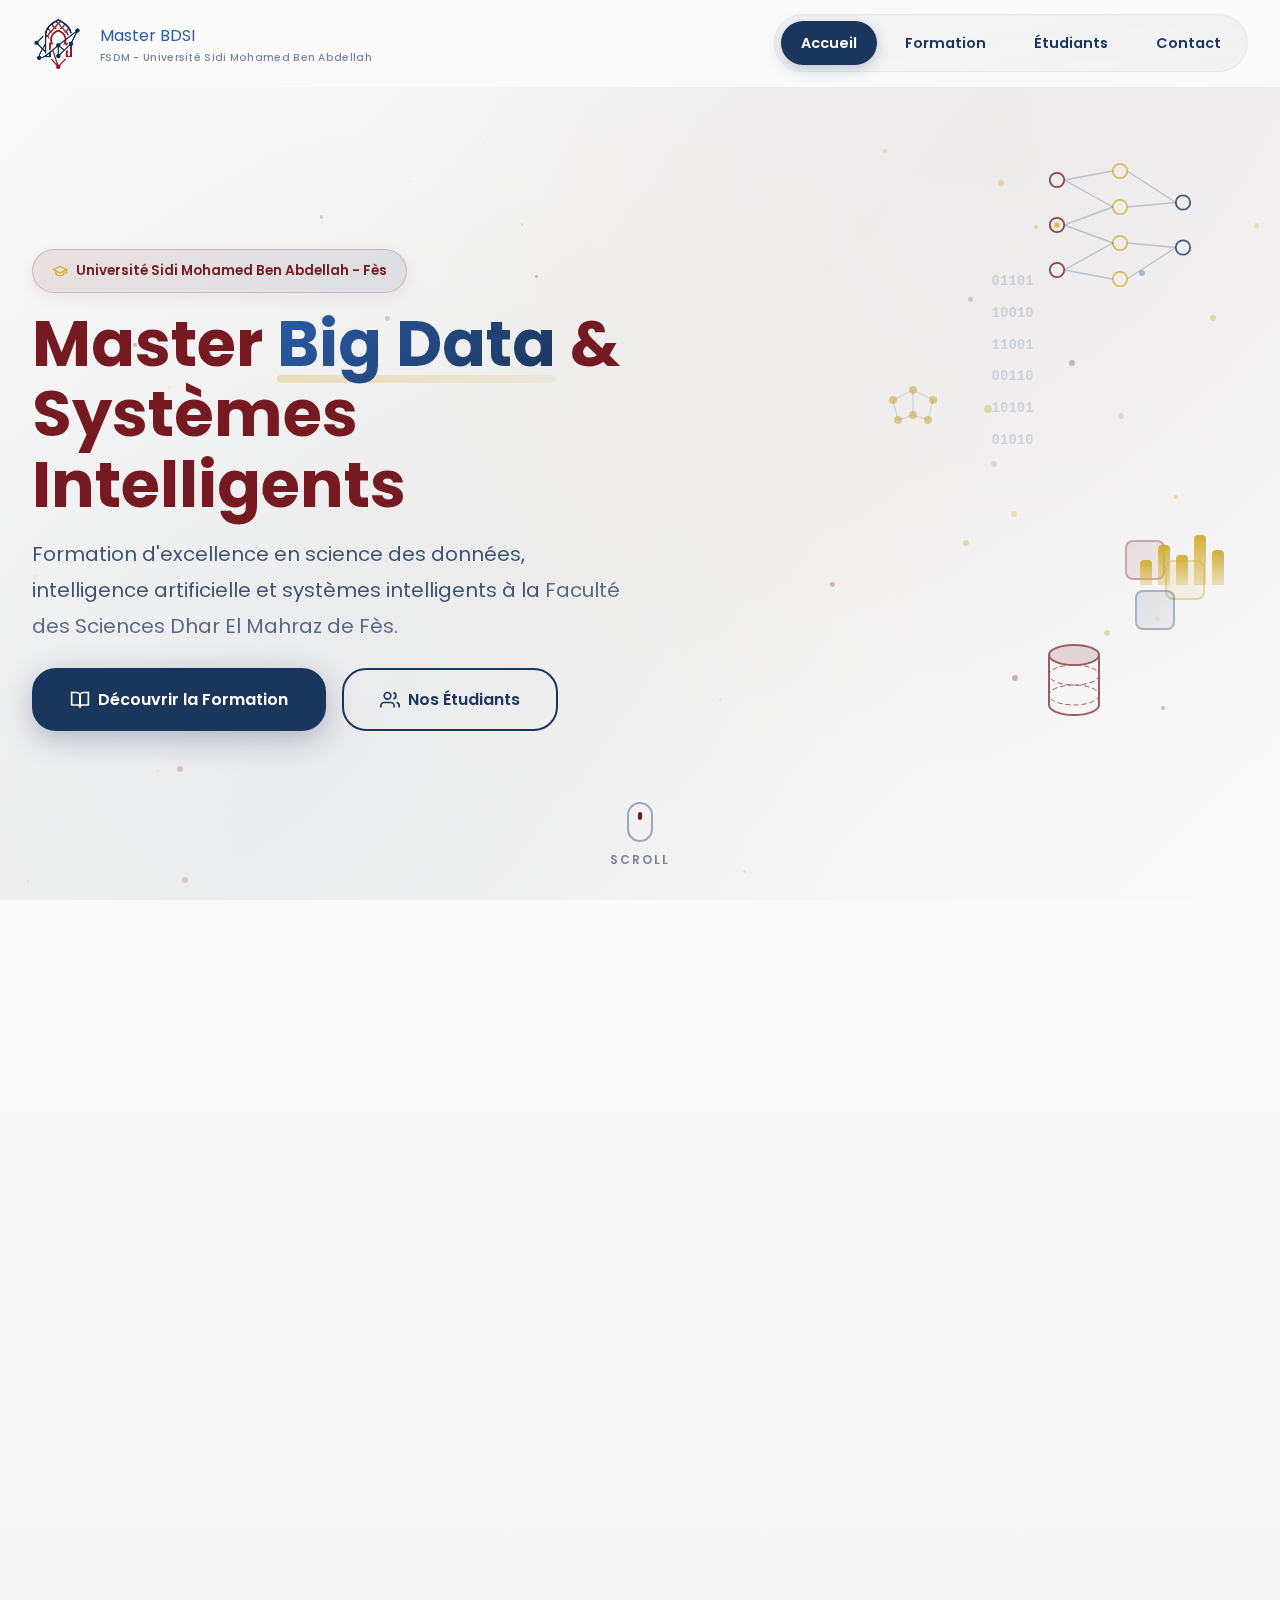
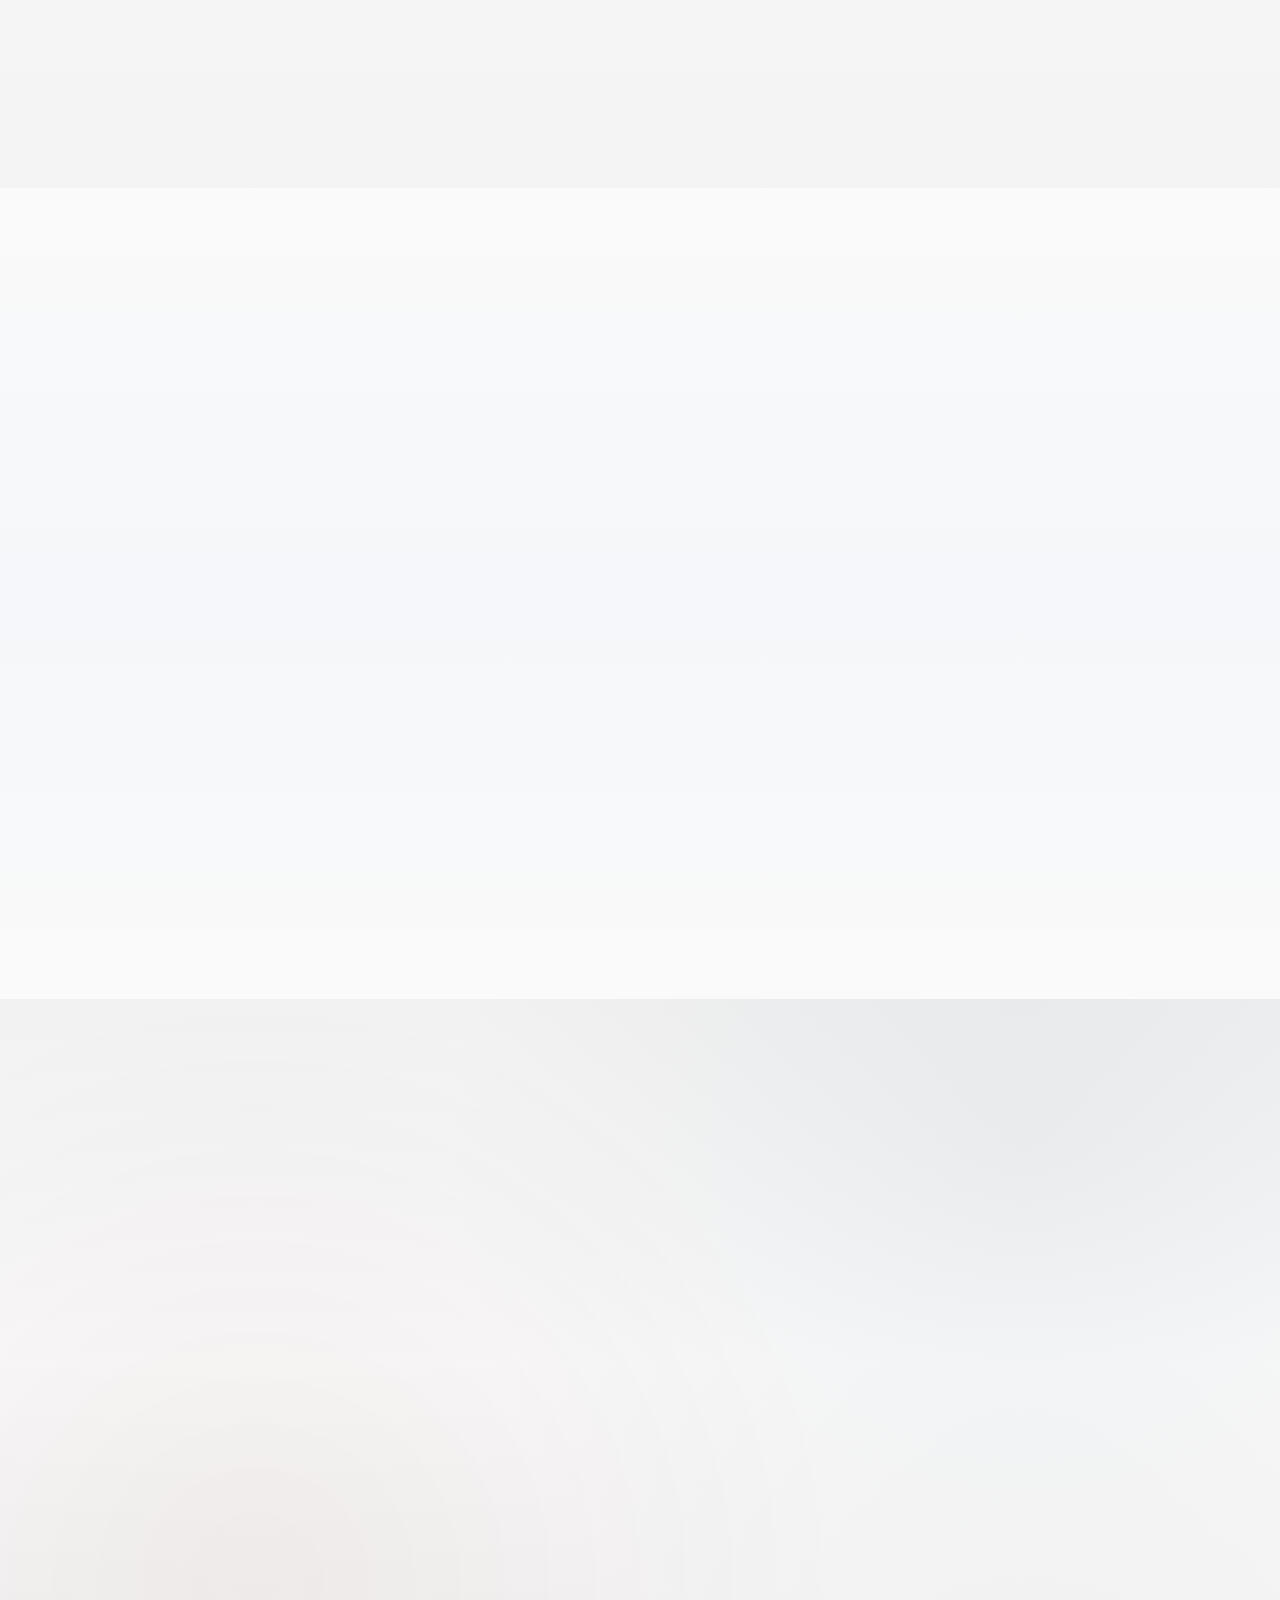
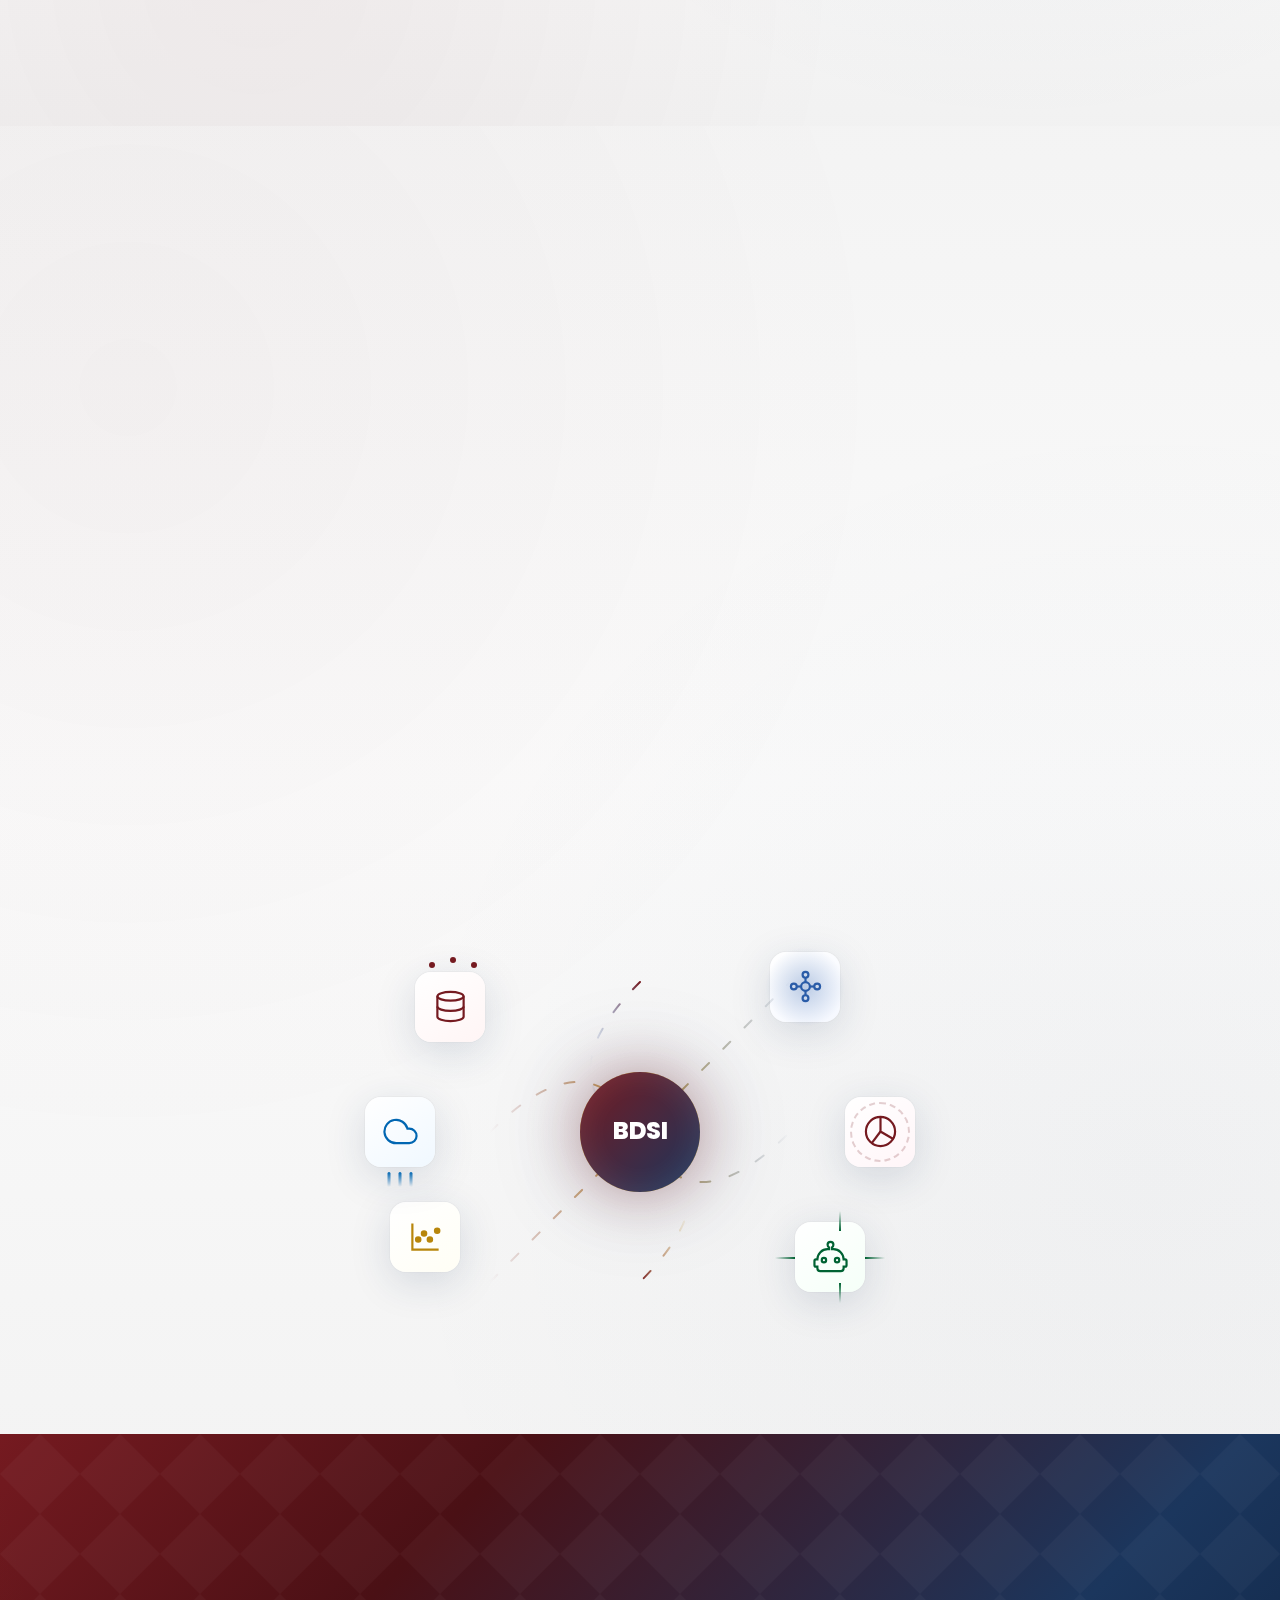
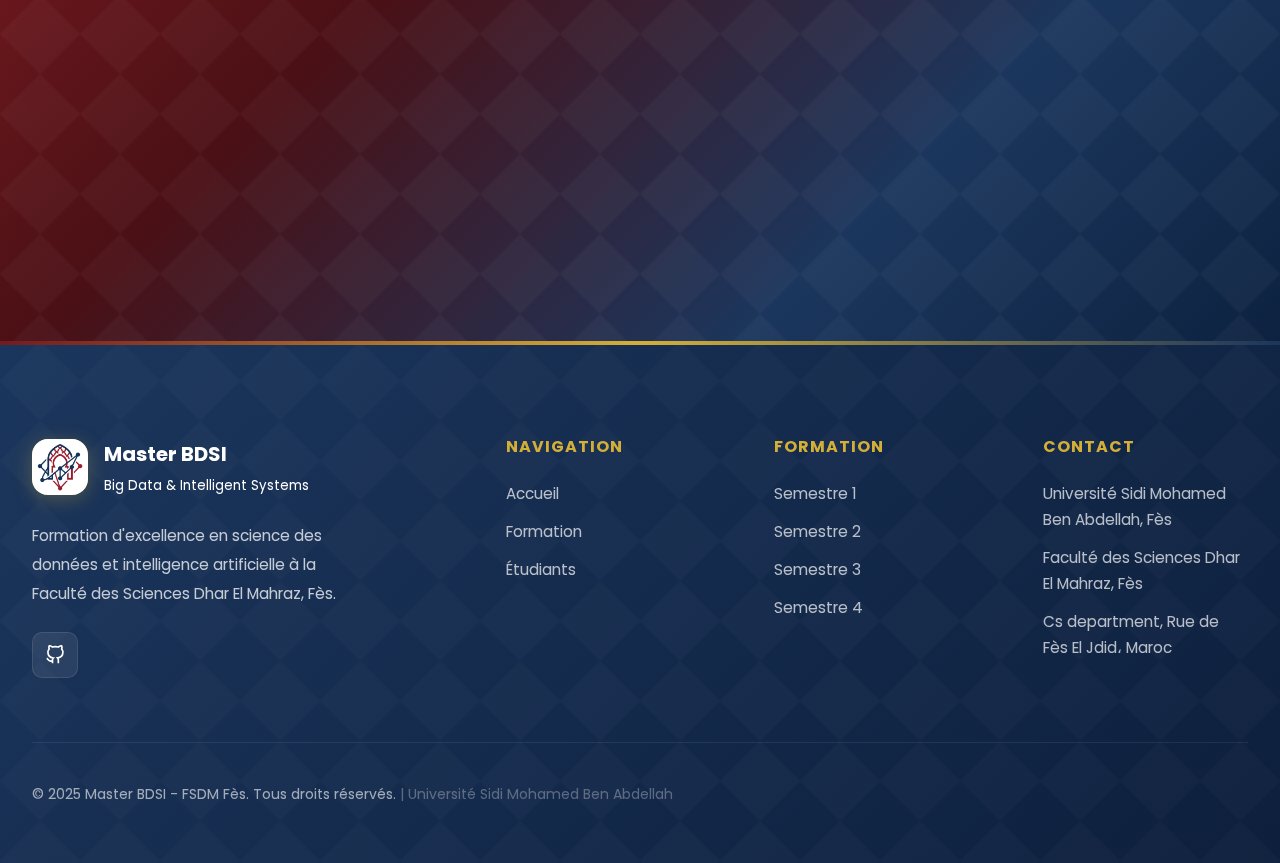
<file: index.html>
<!DOCTYPE html>
<html lang="en">
<head>
    <meta charset="UTF-8">
    <meta name="viewport" content="width=device-width, initial-scale=1.0">
    <meta name="description" content="Master Big Data and Intelligent Systems (BDSI) at Faculty of Science Dhar El Mahraz, Fes - FSDM. Excellence in Data Science and AI education.">
    <meta name="keywords" content="BDSI, Big Data, Intelligent Systems, Master, FSDM, Fes, Morocco, Data Science, AI">
    <title>Master BDSI - Big Data et Systèmes Intelligents | FSDM Fes</title>

    <!-- Favicon placeholder -->
    <link rel="icon" type="image/png" href="images/logo-transparent.png">

    <!-- Stylesheets -->
    <link rel="stylesheet" href="css/main.css">

    <!-- Google Fonts Preconnect -->
    <link rel="preconnect" href="https://fonts.googleapis.com">
    <link rel="preconnect" href="https://fonts.gstatic.com" crossorigin>
</head>
<body>
    <!-- Header -->
    <header class="header">
        <div class="container">
            <nav class="nav">
                <a href="index.html" class="nav__logo">
                    <div class="nav__logo-img">
                        <img src="images/logo-transparent.png">
                    </div>
                    <div class="nav__logo-text">
                        Master BDSI
                        <span>FSDM - Université Sidi Mohamed Ben Abdellah</span>
                    </div>
                </a>

                <div class="nav__menu">
                    <a href="index.html" class="nav__link active">Accueil</a>
                    <a href="formation.html" class="nav__link">Formation</a>
                    <a href="students.html" class="nav__link">Étudiants</a>
                    <a href="#contact" class="nav__link">Contact</a>
                </div>

                <div class="nav__toggle">
                    <span></span>
                    <span></span>
                    <span></span>
                </div>
            </nav>
        </div>
    </header>

    <!-- Hero Section -->
    <section class="hero moroccan-pattern">
        <div class="container">
            <div class="hero__content">
                <span class="hero__badge">
                    <svg width="16" height="16" viewBox="0 0 24 24" fill="none" stroke="currentColor" stroke-width="2">
                        <path d="M22 10v6M2 10l10-5 10 5-10 5z"></path>
                        <path d="M6 12v5c3 3 9 3 12 0v-5"></path>
                    </svg>
                    Université Sidi Mohamed Ben Abdellah - Fès
                </span>

                <h1 class="hero__title">
                    Master <span>Big Data</span> & Systèmes Intelligents
                </h1>

                <p class="hero__subtitle">
                    Formation d'excellence en science des données, intelligence artificielle et systèmes intelligents
                    à la <a class="hero__subtitle" href="https://www.fsdm.usmba.ac.ma" style="cursor: pointer !important;">Faculté des Sciences Dhar El Mahraz de Fès.</a>
                </p>

                <div class="hero__actions">
                    <a href="formation.html" class="btn btn--primary">
                        <svg width="20" height="20" viewBox="0 0 24 24" fill="none" stroke="currentColor" stroke-width="2">
                            <path d="M2 3h6a4 4 0 0 1 4 4v14a3 3 0 0 0-3-3H2z"></path>
                            <path d="M22 3h-6a4 4 0 0 0-4 4v14a3 3 0 0 1 3-3h7z"></path>
                        </svg>
                        Découvrir la Formation
                    </a>
                    <a href="students.html" class="btn btn--secondary">
                        <svg width="20" height="20" viewBox="0 0 24 24" fill="none" stroke="currentColor" stroke-width="2">
                            <path d="M17 21v-2a4 4 0 0 0-4-4H5a4 4 0 0 0-4 4v2"></path>
                            <circle cx="9" cy="7" r="4"></circle>
                            <path d="M23 21v-2a4 4 0 0 0-3-3.87"></path>
                            <path d="M16 3.13a4 4 0 0 1 0 7.75"></path>
                        </svg>
                        Nos Étudiants
                    </a>
                </div>
            </div>
        </div>

        <div class="hero__bg">
            <div class="hero__bg-pattern"></div>
        </div>

        <!-- Animated AI & Data Shapes -->
        <div class="hero__shapes">
            <!-- Neural Network Animation -->
            <div class="hero-shape hero-shape--neural">
                <svg viewBox="0 0 200 200" class="neural-network">
                    <!-- Nodes -->
                    <circle class="node node--input" cx="30" cy="50" r="8"/>
                    <circle class="node node--input" cx="30" cy="100" r="8"/>
                    <circle class="node node--input" cx="30" cy="150" r="8"/>

                    <circle class="node node--hidden" cx="100" cy="40" r="8"/>
                    <circle class="node node--hidden" cx="100" cy="80" r="8"/>
                    <circle class="node node--hidden" cx="100" cy="120" r="8"/>
                    <circle class="node node--hidden" cx="100" cy="160" r="8"/>

                    <circle class="node node--output" cx="170" cy="75" r="8"/>
                    <circle class="node node--output" cx="170" cy="125" r="8"/>

                    <!-- Connections -->
                    <line class="connection" x1="38" y1="50" x2="92" y2="40"/>
                    <line class="connection" x1="38" y1="50" x2="92" y2="80"/>
                    <line class="connection" x1="38" y1="100" x2="92" y2="80"/>
                    <line class="connection" x1="38" y1="100" x2="92" y2="120"/>
                    <line class="connection" x1="38" y1="150" x2="92" y2="120"/>
                    <line class="connection" x1="38" y1="150" x2="92" y2="160"/>

                    <line class="connection" x1="108" y1="40" x2="162" y2="75"/>
                    <line class="connection" x1="108" y1="80" x2="162" y2="75"/>
                    <line class="connection" x1="108" y1="120" x2="162" y2="125"/>
                    <line class="connection" x1="108" y1="160" x2="162" y2="125"/>

                    <!-- Data pulse -->
                    <circle class="pulse" cx="30" cy="100" r="3"/>
                </svg>
            </div>

            <!-- Data Flow Cubes -->
            <div class="hero-shape hero-shape--cubes">
                <div class="data-cube data-cube--1"></div>
                <div class="data-cube data-cube--2"></div>
                <div class="data-cube data-cube--3"></div>
            </div>

            <!-- Binary Stream -->
            <div class="hero-shape hero-shape--binary">
                <span>01101</span>
                <span>10010</span>
                <span>11001</span>
                <span>00110</span>
                <span>10101</span>
                <span>01010</span>
            </div>

            <!-- Floating Database -->
            <div class="hero-shape hero-shape--database">
                <svg viewBox="0 0 60 80">
                    <ellipse class="db-top" cx="30" cy="15" rx="25" ry="10"/>
                    <path class="db-body" d="M5 15 v50 a25 10 0 0 0 50 0 v-50"/>
                    <ellipse class="db-line" cx="30" cy="35" rx="25" ry="10"/>
                    <ellipse class="db-line" cx="30" cy="55" rx="25" ry="10"/>
                </svg>
            </div>

            <!-- AI Brain Circuit -->
            <div class="hero-shape hero-shape--brain">
                <svg viewBox="0 0 100 100">
                    <path class="brain-outline" d="M50 10 C20 10 10 30 10 50 C10 70 25 90 50 90 C75 90 90 70 90 50 C90 30 80 10 50 10"/>
                    <circle class="brain-node" cx="30" cy="40" r="4"/>
                    <circle class="brain-node" cx="50" cy="30" r="4"/>
                    <circle class="brain-node" cx="70" cy="40" r="4"/>
                    <circle class="brain-node" cx="35" cy="60" r="4"/>
                    <circle class="brain-node" cx="50" cy="55" r="4"/>
                    <circle class="brain-node" cx="65" cy="60" r="4"/>
                    <line class="brain-connection" x1="30" y1="40" x2="50" y2="30"/>
                    <line class="brain-connection" x1="50" y1="30" x2="70" y2="40"/>
                    <line class="brain-connection" x1="30" y1="40" x2="35" y2="60"/>
                    <line class="brain-connection" x1="50" y1="30" x2="50" y2="55"/>
                    <line class="brain-connection" x1="70" y1="40" x2="65" y2="60"/>
                    <line class="brain-connection" x1="35" y1="60" x2="50" y2="55"/>
                    <line class="brain-connection" x1="50" y1="55" x2="65" y2="60"/>
                </svg>
            </div>

            <!-- Chart Bars -->
            <div class="hero-shape hero-shape--chart">
                <div class="chart-bar chart-bar--1"></div>
                <div class="chart-bar chart-bar--2"></div>
                <div class="chart-bar chart-bar--3"></div>
                <div class="chart-bar chart-bar--4"></div>
                <div class="chart-bar chart-bar--5"></div>
            </div>

            <!-- Floating Particles -->
            <div class="hero-particles">
                <span></span><span></span><span></span><span></span><span></span>
                <span></span><span></span><span></span><span></span><span></span>
            </div>
        </div>

        <!-- Scroll Indicator -->
        <div class="scroll-indicator">
            <div class="scroll-indicator__mouse">
                <div class="scroll-indicator__wheel"></div>
            </div>
            <span>Scroll</span>
        </div>
    </section>


    <!-- About Section -->
    <section class="section about-section">
        <div class="container">
            <div class="about__content">
                <div class="about__image-wrapper animate">
                    <div class="about__image-decoration about__image-decoration--1"></div>
                    <div class="about__image-decoration about__image-decoration--2"></div>
                    <!-- Placeholder for university image -->
                    <div class="about__image" style="background: linear-gradient(135deg, #E5E5E5 0%, #FAFAFA 100%); height: 400px; display: flex; align-items: center; justify-content: center; border-radius: var(--radius-xl);">
                        <!-- HTML -->
                        <img src="./images/fsdm-bdsi.png" style="border-radius: var(--radius-xl); display: block; width: 100%; height: auto;">
                    </div>
                </div>

                <div class="about__text animate">
                    <h2 class="section-title" style="text-align: left;">
                        À Propos du Master BDSI
                    </h2>

                    <p>
                        Le Master <strong>Big Data et Systèmes Intelligents (BDSI)</strong> de la Faculté des Sciences
                        Dhar El Mahraz de Fès forme des experts capables de concevoir, développer et déployer des
                        solutions innovantes basées sur l'analyse de données massives et l'intelligence artificielle.
                    </p>

                    <p>
                        Notre formation allie rigueur académique et approche pratique, préparant nos étudiants aux
                        défis technologiques du monde moderne dans la tradition d'excellence de l'université marocaine.
                    </p>

                    <div class="about__features">
                        <div class="about__feature">
                            <div class="about__feature-icon">
                                <svg width="24" height="24" viewBox="0 0 24 24" fill="none" stroke="currentColor" stroke-width="2">
                                    <path d="M22 11.08V12a10 10 0 1 1-5.93-9.14"></path>
                                    <polyline points="22 4 12 14.01 9 11.01"></polyline>
                                </svg>
                            </div>
                            <div>
                                <h4>Excellence Académique</h4>
                                <p>Formation de haut niveau</p>
                            </div>
                        </div>

                        <div class="about__feature">
                            <div class="about__feature-icon">
                                <svg width="24" height="24" viewBox="0 0 24 24" fill="none" stroke="currentColor" stroke-width="2">
                                    <circle cx="12" cy="12" r="10"></circle>
                                    <path d="M8 14s1.5 2 4 2 4-2 4-2"></path>
                                    <line x1="9" y1="9" x2="9.01" y2="9"></line>
                                    <line x1="15" y1="9" x2="15.01" y2="9"></line>
                                </svg>
                            </div>
                            <div>
                                <h4>Projets Réels</h4>
                                <p>Expérience pratique</p>
                            </div>
                        </div>


                    </div>
                </div>
            </div>
        </div>
    </section>

    <!-- Program Coordinator Section -->
    <section class="section coordinator-section">
        <div class="container">
            <div class="coordinator-card-modern animate">
                <div class="coordinator-card-modern__accent"></div>

                <div class="coordinator-card-modern__header">
                    <div class="coordinator-card-modern__icon">
                        <svg viewBox="0 0 24 24" fill="none" stroke="currentColor" stroke-width="1.5">
                            <path d="M20 21v-2a4 4 0 0 0-4-4H8a4 4 0 0 0-4 4v2"></path>
                            <circle cx="12" cy="7" r="4"></circle>
                        </svg>
                    </div>
                    <div class="coordinator-card-modern__title-area">
                        <span class="coordinator-card-modern__label">Coordinateur du Master BDSI</span>
                        <h2 class="coordinator-card-modern__name">Pr. Mohamed EL FAR</h2>
                    </div>
                </div>

                <div class="coordinator-card-modern__body">
                    <div class="coordinator-card-modern__details">
                        <div class="coordinator-detail">
                            <div class="coordinator-detail__icon">
                                <svg viewBox="0 0 24 24" fill="none" stroke="currentColor" stroke-width="2">
                                    <path d="M22 10v6M2 10l10-5 10 5-10 5z"></path>
                                    <path d="M6 12v5c3 3 9 3 12 0v-5"></path>
                                </svg>
                            </div>
                            <div class="coordinator-detail__text">
                                <span class="coordinator-detail__label">Institution</span>
                                <span class="coordinator-detail__value">Faculté des Sciences Dhar El Mahraz - Fès</span>
                            </div>
                        </div>

                        <div class="coordinator-detail">
                            <div class="coordinator-detail__icon">
                                <svg viewBox="0 0 24 24" fill="none" stroke="currentColor" stroke-width="2">
                                    <circle cx="12" cy="12" r="10"></circle>
                                    <path d="M12 16v-4"></path>
                                    <path d="M12 8h.01"></path>
                                </svg>
                            </div>
                            <div class="coordinator-detail__text">
                                <span class="coordinator-detail__label">Spécialité</span>
                                <span class="coordinator-detail__value">Intelligence Artificielle & Big Data</span>
                            </div>
                        </div>

                        <div class="coordinator-detail">
                            <div class="coordinator-detail__icon">
                                <svg viewBox="0 0 24 24" fill="none" stroke="currentColor" stroke-width="2">
                                    <path d="M4 4h16c1.1 0 2 .9 2 2v12c0 1.1-.9 2-2 2H4c-1.1 0-2-.9-2-2V6c0-1.1.9-2 2-2z"></path>
                                    <polyline points="22,6 12,13 2,6"></polyline>
                                </svg>
                            </div>
                            <div class="coordinator-detail__text">
                                <span class="coordinator-detail__label">Contact</span>
                                <span class="coordinator-detail__value">mohamed.elfar@usmba.ac.ma</span>
                            </div>
                        </div>
                    </div>

                    <div class="coordinator-card-modern__message">
                        <svg class="quote-icon" viewBox="0 0 24 24" fill="currentColor">
                            <path d="M11 7H7a4 4 0 0 0-4 4v1a3 3 0 0 0 3 3h1a2 2 0 0 0 2-2v-1a2 2 0 0 0-2-2H5a2 2 0 0 1 2-2h4V7zm10 0h-4a4 4 0 0 0-4 4v1a3 3 0 0 0 3 3h1a2 2 0 0 0 2-2v-1a2 2 0 0 0-2-2h-2a2 2 0 0 1 2-2h4V7z"/>
                        </svg>
                        <p>
                            Le Master BDSI forme les experts de demain en Big Data et Intelligence Artificielle.
                            Notre programme allie excellence académique et applications pratiques pour répondre
                            aux défis technologiques actuels.
                        </p>
                    </div>

                    <div class="coordinator-card-modern__actions">
                        <a href="https://ma.linkedin.com/in/mohamed-el-far-09414150" class="coordinator-link">
                            <svg viewBox="0 0 24 24" fill="none" stroke="currentColor" stroke-width="2">
                                <path d="M16 8a6 6 0 0 1 6 6v7h-4v-7a2 2 0 0 0-2-2 2 2 0 0 0-2 2v7h-4v-7a6 6 0 0 1 6-6z"></path>
                                <rect x="2" y="9" width="4" height="12"></rect>
                                <circle cx="4" cy="4" r="2"></circle>
                            </svg>
                            <span>LinkedIn</span>
                        </a>
                        <a href="https://www.researchgate.net/profile/Mohamed-El-Far-2" class="coordinator-link">
                            <svg viewBox="0 0 24 24" fill="none" stroke="currentColor" stroke-width="2">
                                <path d="M12 2L2 7l10 5 10-5-10-5z"></path>
                                <path d="M2 17l10 5 10-5"></path>
                                <path d="M2 12l10 5 10-5"></path>
                            </svg>
                            <span>ResearchGate</span>
                        </a>
                        <a href="mailto:mohamed.elfar@usmba.ac.ma" class="coordinator-link">
                            <svg viewBox="0 0 24 24" fill="none" stroke="currentColor" stroke-width="2">
                                <path d="M4 4h16c1.1 0 2 .9 2 2v12c0 1.1-.9 2-2 2H4c-1.1 0-2-.9-2-2V6c0-1.1.9-2 2-2z"></path>
                                <polyline points="22,6 12,13 2,6"></polyline>
                            </svg>
                            <span>Email</span>
                        </a>
                    </div>
                </div>
            </div>
        </div>
    </section>

    <!-- Programs/Skills Section -->
    <section class="section programs-section zellige-pattern">
        <div class="container">
            <h2 class="section-title animate">Compétences Clés</h2>

            <div class="grid grid--4">
                <div class="program-card animate animate--delay-1">
                    <div class="program-card__icon">
                        <svg viewBox="0 0 24 24" fill="none" stroke="currentColor" stroke-width="2">
                            <path d="M21 16V8a2 2 0 0 0-1-1.73l-7-4a2 2 0 0 0-2 0l-7 4A2 2 0 0 0 3 8v8a2 2 0 0 0 1 1.73l7 4a2 2 0 0 0 2 0l7-4A2 2 0 0 0 21 16z"></path>
                            <polyline points="3.27 6.96 12 12.01 20.73 6.96"></polyline>
                            <line x1="12" y1="22.08" x2="12" y2="12"></line>
                        </svg>
                    </div>
                    <h3 class="program-card__title">Big Data</h3>
                    <p class="program-card__description">
                        Maîtrisez les technologies de traitement de données massives : Hadoop, Spark, et plus encore.
                    </p>
                </div>

                <div class="program-card animate animate--delay-2">
                    <div class="program-card__icon">
                        <svg viewBox="0 0 24 24" fill="none" stroke="currentColor" stroke-width="2">
                            <ellipse cx="12" cy="5" rx="9" ry="3"></ellipse>
                            <path d="M21 12c0 1.66-4 3-9 3s-9-1.34-9-3"></path>
                            <path d="M3 5v14c0 1.66 4 3 9 3s9-1.34 9-3V5"></path>
                        </svg>
                    </div>
                    <h3 class="program-card__title">Data Science</h3>
                    <p class="program-card__description">
                        Analysez et visualisez les données pour extraire des insights précieux et prendre des décisions éclairées.
                    </p>
                </div>

                <div class="program-card animate animate--delay-3">
                    <div class="program-card__icon">
                        <svg viewBox="0 0 24 24" fill="none" stroke="currentColor" stroke-width="2">
                            <path d="M12 2a4 4 0 0 1 4 4c0 1.95-2 3-2 8h-4c0-5-2-6.05-2-8a4 4 0 0 1 4-4z"></path>
                            <path d="M12 18v2"></path>
                            <path d="M8 22h8"></path>
                            <path d="M9 18h6"></path>
                        </svg>
                    </div>
                    <h3 class="program-card__title">Intelligence Artificielle</h3>
                    <p class="program-card__description">
                        Développez des systèmes intelligents avec le machine learning et le deep learning.
                    </p>
                </div>

                <div class="program-card animate animate--delay-4">
                    <div class="program-card__icon">
                        <svg viewBox="0 0 24 24" fill="none" stroke="currentColor" stroke-width="2">
                            <polyline points="16 18 22 12 16 6"></polyline>
                            <polyline points="8 6 2 12 8 18"></polyline>
                        </svg>
                    </div>
                    <h3 class="program-card__title">Développement</h3>
                    <p class="program-card__description">
                        Créez des applications robustes et évolutives avec les dernières technologies.
                    </p>
                </div>
            </div>
        </div>
    </section>

    <!-- Stats Section -->
    <!-- Skills & Technologies Section -->
    <section class="section skills-section">
        <div class="container">
            <div class="section-title">
                <h2>Technologies & Compétences</h2>
                <p>Les outils et technologies que vous maîtriserez</p>
            </div>

            <div class="skills-showcase">
                <!-- Big Data Track -->
                <div class="skill-track animate">
                    <div class="skill-track__header">
                        <div class="skill-track__icon">
                            <svg xmlns="http://www.w3.org/2000/svg" width="28" height="28" viewBox="0 0 24 24" fill="none" stroke="currentColor" stroke-width="2" stroke-linecap="round" stroke-linejoin="round">
                                <ellipse cx="12" cy="5" rx="9" ry="3"></ellipse>
                                <path d="M21 12c0 1.66-4 3-9 3s-9-1.34-9-3"></path>
                                <path d="M3 5v14c0 1.66 4 3 9 3s9-1.34 9-3V5"></path>
                            </svg>
                        </div>
                        <h3>Big Data</h3>
                    </div>
                    <div class="skill-tags">
                        <span class="skill-tag">Hadoop</span>
                        <span class="skill-tag">Spark</span>
                        <span class="skill-tag">Kafka</span>
                        <span class="skill-tag">Hive</span>
                        <span class="skill-tag">NoSQL</span>
                        <span class="skill-tag">MongoDB</span>
                    </div>
                </div>

                <!-- AI/ML Track -->
                <div class="skill-track animate animate--delay-1">
                    <div class="skill-track__header">
                        <div class="skill-track__icon skill-track__icon--ai">
                            <svg xmlns="http://www.w3.org/2000/svg" width="28" height="28" viewBox="0 0 24 24" fill="none" stroke="currentColor" stroke-width="2" stroke-linecap="round" stroke-linejoin="round">
                                <path d="M12 2a2 2 0 0 1 2 2c0 .74-.4 1.39-1 1.73V7h1a7 7 0 0 1 7 7h1a1 1 0 0 1 1 1v3a1 1 0 0 1-1 1h-1v1a2 2 0 0 1-2 2H5a2 2 0 0 1-2-2v-1H2a1 1 0 0 1-1-1v-3a1 1 0 0 1 1-1h1a7 7 0 0 1 7-7h1V5.73c-.6-.34-1-.99-1-1.73a2 2 0 0 1 2-2z"></path>
                                <circle cx="7.5" cy="14.5" r="1.5"></circle>
                                <circle cx="16.5" cy="14.5" r="1.5"></circle>
                            </svg>
                        </div>
                        <h3>Intelligence Artificielle</h3>
                    </div>
                    <div class="skill-tags">
                        <span class="skill-tag">TensorFlow</span>
                        <span class="skill-tag">PyTorch</span>
                        <span class="skill-tag">Scikit-learn</span>
                        <span class="skill-tag">Deep Learning</span>
                        <span class="skill-tag">NLP</span>
                        <span class="skill-tag">Computer Vision</span>
                    </div>
                </div>

                <!-- Data Science Track -->
                <div class="skill-track animate animate--delay-2">
                    <div class="skill-track__header">
                        <div class="skill-track__icon skill-track__icon--ds">
                            <svg xmlns="http://www.w3.org/2000/svg" width="28" height="28" viewBox="0 0 24 24" fill="none" stroke="currentColor" stroke-width="2" stroke-linecap="round" stroke-linejoin="round">
                                <line x1="18" y1="20" x2="18" y2="10"></line>
                                <line x1="12" y1="20" x2="12" y2="4"></line>
                                <line x1="6" y1="20" x2="6" y2="14"></line>
                            </svg>
                        </div>
                        <h3>Data Science</h3>
                    </div>
                    <div class="skill-tags">
                        <span class="skill-tag">Python</span>
                        <span class="skill-tag">R</span>
                        <span class="skill-tag">Pandas</span>
                        <span class="skill-tag">Data Viz</span>
                        <span class="skill-tag">Statistics</span>
                        <span class="skill-tag">Power BI</span>
                    </div>
                </div>

                <!-- Cloud & DevOps Track -->
                <div class="skill-track animate animate--delay-3">
                    <div class="skill-track__header">
                        <div class="skill-track__icon skill-track__icon--cloud">
                            <svg xmlns="http://www.w3.org/2000/svg" width="28" height="28" viewBox="0 0 24 24" fill="none" stroke="currentColor" stroke-width="2" stroke-linecap="round" stroke-linejoin="round">
                                <path d="M18 10h-1.26A8 8 0 1 0 9 20h9a5 5 0 0 0 0-10z"></path>
                            </svg>
                        </div>
                        <h3>Cloud & DevOps</h3>
                    </div>
                    <div class="skill-tags">
                        <span class="skill-tag">AWS</span>
                        <span class="skill-tag">Azure</span>
                        <span class="skill-tag">Docker</span>
                        <span class="skill-tag">Kubernetes</span>
                        <span class="skill-tag">CI/CD</span>
                        <span class="skill-tag">MLOps</span>
                    </div>
                </div>
            </div>

            <!-- Animated Tech Visualization -->
            <div class="tech-visualization">
                <!-- Central Hub -->
                <div class="tech-hub">
                    <div class="tech-hub__core">
                        <span>BDSI</span>
                    </div>
                    <div class="tech-hub__pulse"></div>
                    <div class="tech-hub__pulse tech-hub__pulse--delayed"></div>
                </div>

                <!-- Data Flow Lines -->
                <svg class="data-flow" viewBox="0 0 400 400">
                    <defs>
                        <linearGradient id="lineGradient1" x1="0%" y1="0%" x2="100%" y2="0%">
                            <stop offset="0%" style="stop-color:#751A20;stop-opacity:0" />
                            <stop offset="50%" style="stop-color:#D4AF37;stop-opacity:1" />
                            <stop offset="100%" style="stop-color:#1B365D;stop-opacity:0" />
                        </linearGradient>
                        <linearGradient id="lineGradient2" x1="0%" y1="0%" x2="100%" y2="0%">
                            <stop offset="0%" style="stop-color:#2A5CA8;stop-opacity:0" />
                            <stop offset="50%" style="stop-color:#751A20;stop-opacity:1" />
                            <stop offset="100%" style="stop-color:#D4AF37;stop-opacity:0" />
                        </linearGradient>
                    </defs>
                    <!-- Animated data streams -->
                    <path class="data-stream data-stream--1" d="M50,200 Q150,100 200,200 T350,200" />
                    <path class="data-stream data-stream--2" d="M200,50 Q100,150 200,200 T200,350" />
                    <path class="data-stream data-stream--3" d="M50,350 Q150,250 200,200 T350,50" />
                </svg>

                <!-- Floating Tech Icons -->
                <div class="floating-icons">
                    <!-- Big Data - Database Icon -->
                    <div class="floating-icon floating-icon--database">
                        <svg viewBox="0 0 24 24" fill="none" stroke="currentColor" stroke-width="1.5">
                            <ellipse cx="12" cy="5" rx="9" ry="3"/>
                            <path d="M21 12c0 1.66-4 3-9 3s-9-1.34-9-3"/>
                            <path d="M3 5v14c0 1.66 4 3 9 3s9-1.34 9-3V5"/>
                        </svg>
                        <div class="floating-icon__particles">
                            <span></span><span></span><span></span>
                        </div>
                    </div>

                    <!-- AI - Neural Network -->
                    <div class="floating-icon floating-icon--neural">
                        <svg viewBox="0 0 24 24" fill="none" stroke="currentColor" stroke-width="1.5">
                            <circle cx="12" cy="4" r="2"/>
                            <circle cx="4" cy="12" r="2"/>
                            <circle cx="20" cy="12" r="2"/>
                            <circle cx="12" cy="20" r="2"/>
                            <circle cx="12" cy="12" r="3"/>
                            <line x1="12" y1="6" x2="12" y2="9"/>
                            <line x1="6" y1="12" x2="9" y2="12"/>
                            <line x1="15" y1="12" x2="18" y2="12"/>
                            <line x1="12" y1="15" x2="12" y2="18"/>
                        </svg>
                        <div class="floating-icon__glow"></div>
                    </div>

                    <!-- Data Science - Chart -->
                    <div class="floating-icon floating-icon--chart">
                        <svg viewBox="0 0 24 24" fill="none" stroke="currentColor" stroke-width="1.5">
                            <path d="M3 3v18h18"/>
                            <path class="chart-line" d="M7 14l4-4 4 4 5-6"/>
                            <circle class="chart-dot" cx="7" cy="14" r="1.5" fill="currentColor"/>
                            <circle class="chart-dot" cx="11" cy="10" r="1.5" fill="currentColor"/>
                            <circle class="chart-dot" cx="15" cy="14" r="1.5" fill="currentColor"/>
                            <circle class="chart-dot" cx="20" cy="8" r="1.5" fill="currentColor"/>
                        </svg>
                    </div>

                    <!-- Machine Learning - Brain/Cog -->
                    <div class="floating-icon floating-icon--ml">
                        <svg viewBox="0 0 24 24" fill="none" stroke="currentColor" stroke-width="1.5">
                            <path d="M12 2a2 2 0 0 1 2 2c0 .74-.4 1.39-1 1.73V7h1a7 7 0 0 1 7 7h1a1 1 0 0 1 1 1v3a1 1 0 0 1-1 1h-1v1a2 2 0 0 1-2 2H5a2 2 0 0 1-2-2v-1H2a1 1 0 0 1-1-1v-3a1 1 0 0 1 1-1h1a7 7 0 0 1 7-7h1V5.73c-.6-.34-1-.99-1-1.73a2 2 0 0 1 2-2z"/>
                            <circle cx="7.5" cy="14.5" r="1.5"/>
                            <circle cx="16.5" cy="14.5" r="1.5"/>
                        </svg>
                        <div class="floating-icon__circuit">
                            <span></span><span></span><span></span><span></span>
                        </div>
                    </div>

                    <!-- Cloud Computing -->
                    <div class="floating-icon floating-icon--cloud">
                        <svg viewBox="0 0 24 24" fill="none" stroke="currentColor" stroke-width="1.5">
                            <path d="M18 10h-1.26A8 8 0 1 0 9 20h9a5 5 0 0 0 0-10z"/>
                        </svg>
                        <div class="floating-icon__rain">
                            <span></span><span></span><span></span>
                        </div>
                    </div>

                    <!-- Analytics - Pie Chart -->
                    <div class="floating-icon floating-icon--analytics">
                        <svg viewBox="0 0 24 24" fill="none" stroke="currentColor" stroke-width="1.5">
                            <circle cx="12" cy="12" r="10"/>
                            <path d="M12 2v10l8.5 5"/>
                            <path d="M12 12l-6 8"/>
                        </svg>
                        <div class="floating-icon__spin"></div>
                    </div>
                </div>

                <!-- Binary Rain Effect -->
                <div class="binary-rain">
                    <span>10110</span>
                    <span>01001</span>
                    <span>11010</span>
                    <span>00101</span>
                    <span>10011</span>
                </div>
            </div>
        </div>
    </section>

    <!-- CTA Section -->
    <section class="section cta-section" id="contact">
        <div class="container">
            <div class="cta__content animate">
                <h2 class="cta__title">Rejoignez l'Excellence</h2>
                <p class="cta__text">
                    Intéressé par notre formation ? Découvrez notre programme complet et les opportunités
                    qui s'offrent à vous au sein du Master BDSI.
                </p>
                <div class="hero__actions" style="justify-content: center;">
                    <a href="formation.html" class="btn btn--secondary">
                        Voir la Formation
                    </a>
                    <a href="students.html" class="btn btn--outline" style="border-color: white; color: white;">
                        Découvrir nos Étudiants
                    </a>
                </div>
            </div>
        </div>
    </section>

    <!-- Footer -->
    <footer class="footer">
        <div class="container">
            <div class="footer__grid">
                <div class="footer__brand">
                    <div class="footer__logo">
                        <div class="footer__logo-img" >
                            <img src="images/logo-blanc.png" alt="" style="border-radius: var(--radius-lg); display: block; width: 100%; height: auto;">
                        </div>
                        <div>
                            <strong style="font-size: 1.25rem;">Master BDSI</strong><br>
                            <small>Big Data & Intelligent Systems</small>
                        </div>
                    </div>
                    <p class="footer__description">
                        Formation d'excellence en science des données et intelligence artificielle
                        à la Faculté des Sciences Dhar El Mahraz, Fès.
                    </p>
                    <div class="footer__social">
                        <a href="https://github.com/M-BDSI" class="footer__social-link" aria-label="GitHub">
                            <svg width="20" height="20" viewBox="0 0 24 24" fill="none" stroke="currentColor" stroke-width="2">
                                <path d="M9 19c-5 1.5-5-2.5-7-3m14 6v-3.87a3.37 3.37 0 0 0-.94-2.61c3.14-.35 6.44-1.54 6.44-7A5.44 5.44 0 0 0 20 4.77 5.07 5.07 0 0 0 19.91 1S18.73.65 16 2.48a13.38 13.38 0 0 0-7 0C6.27.65 5.09 1 5.09 1A5.07 5.07 0 0 0 5 4.77a5.44 5.44 0 0 0-1.5 3.78c0 5.42 3.3 6.61 6.44 7A3.37 3.37 0 0 0 9 18.13V22"></path>
                            </svg>
                        </a>
                    </div>
                </div>

                <div class="footer__column">
                    <h4 class="footer__title">Navigation</h4>
                    <div class="footer__links">
                        <a href="index.html" class="footer__link">Accueil</a>
                        <a href="formation.html" class="footer__link">Formation</a>
                        <a href="students.html" class="footer__link">Étudiants</a>
                    </div>
                </div>

                <div class="footer__column">
                    <h4 class="footer__title">Formation</h4>
                    <div class="footer__links">
                        <a href="formation.html#s1" class="footer__link">Semestre 1</a>
                        <a href="formation.html#s2" class="footer__link">Semestre 2</a>
                        <a href="formation.html#s3" class="footer__link">Semestre 3</a>
                        <a href="formation.html#s4" class="footer__link">Semestre 4</a>
                    </div>
                </div>

                <div class="footer__column">
                    <h4 class="footer__title">Contact</h4>
                    <div class="footer__links">
                        <a class="footer__link" style="cursor: pointer !important" href="https://www.usmba.ac.ma">Université Sidi Mohamed Ben Abdellah, Fès</a>
                        <a class="footer__link" style="cursor: pointer !important" href="https://www.fsdm.usmba.ac.ma">Faculté des Sciences Dhar El Mahraz, Fès</a>
                        <a class="footer__link" style="cursor: pointer !important">Cs department, Rue de Fès El Jdid، Maroc</a>
                    </div>
                </div>
            </div>

            <div class="footer__bottom">
                <p class="footer__copyright">
                    © 2025 Master BDSI - FSDM Fès. Tous droits réservés.
                    <span style="opacity: 0.5;">| Université Sidi Mohamed Ben Abdellah</span>
                </p>
            </div>
        </div>
    </footer>

    <!-- Scripts -->
    <script src="js/main.js"></script>
    <script src="js/animations.js"></script>
</body>
</html>
</file>
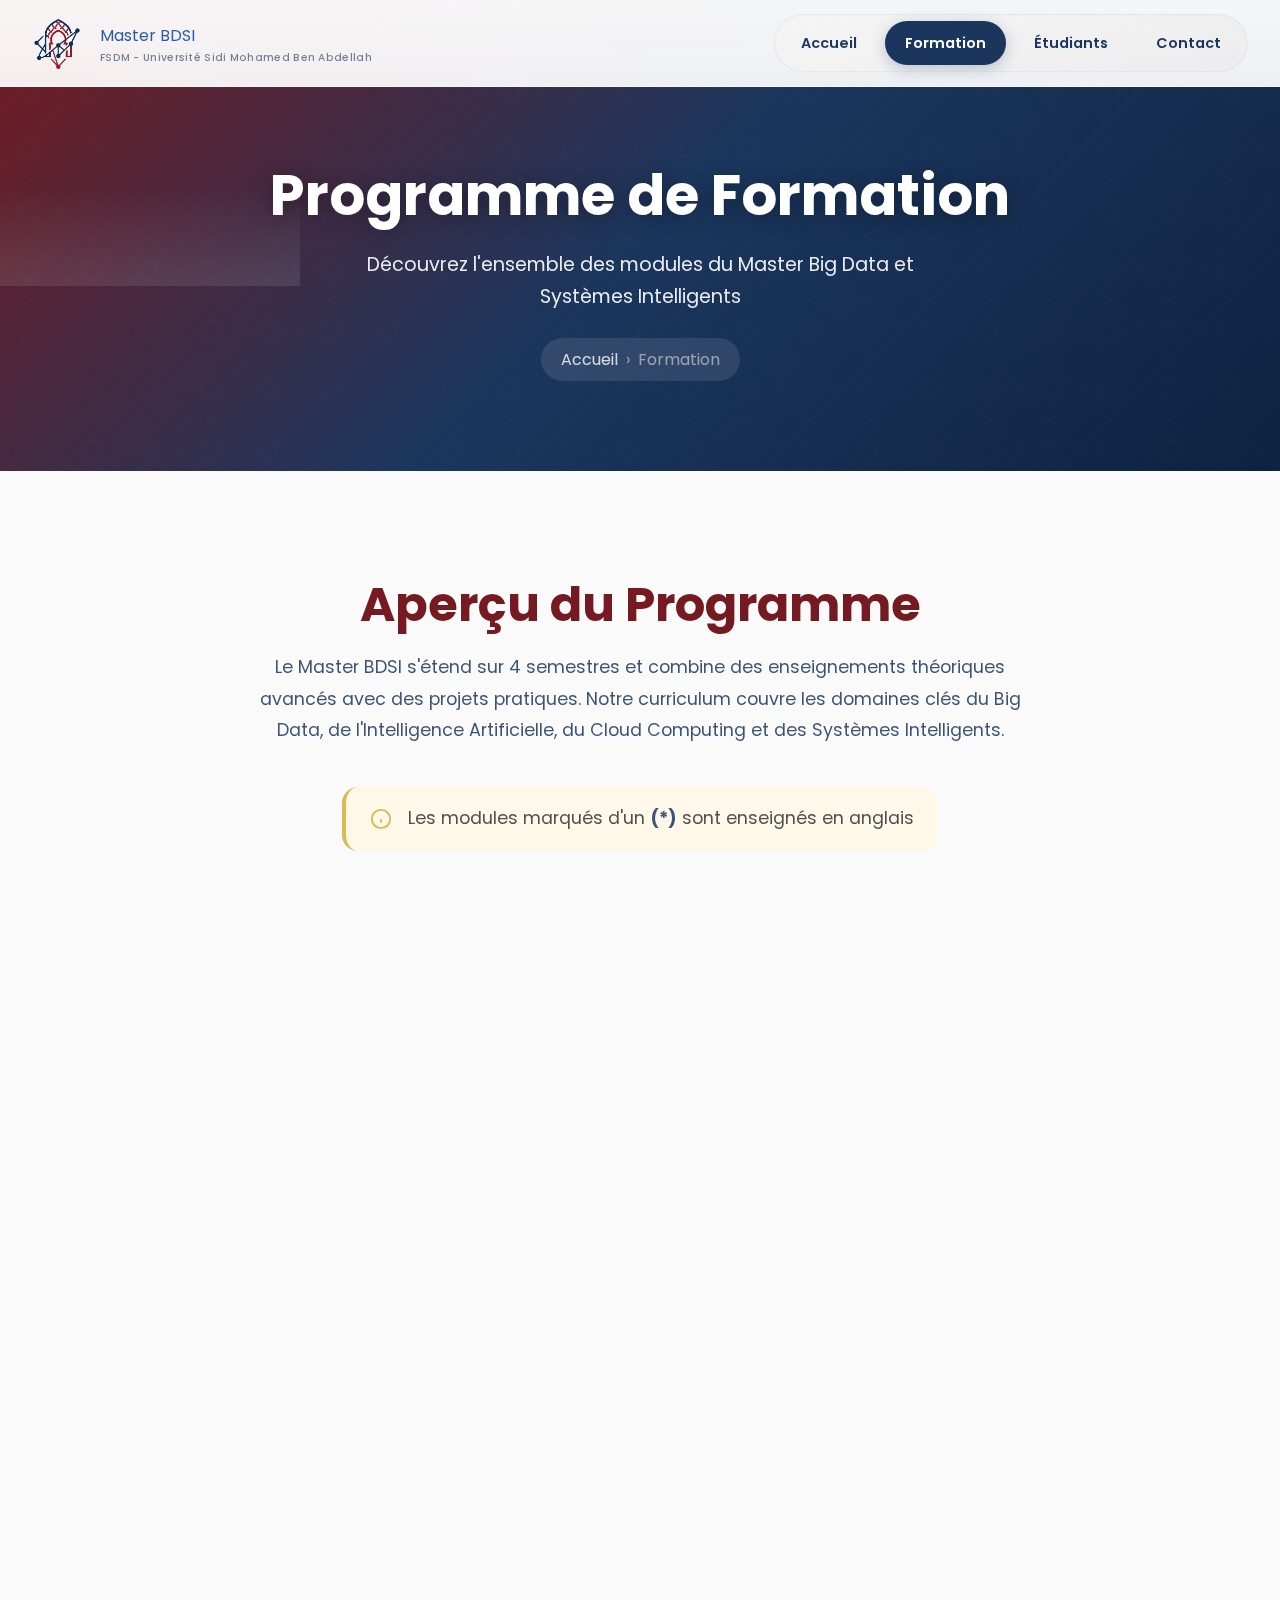
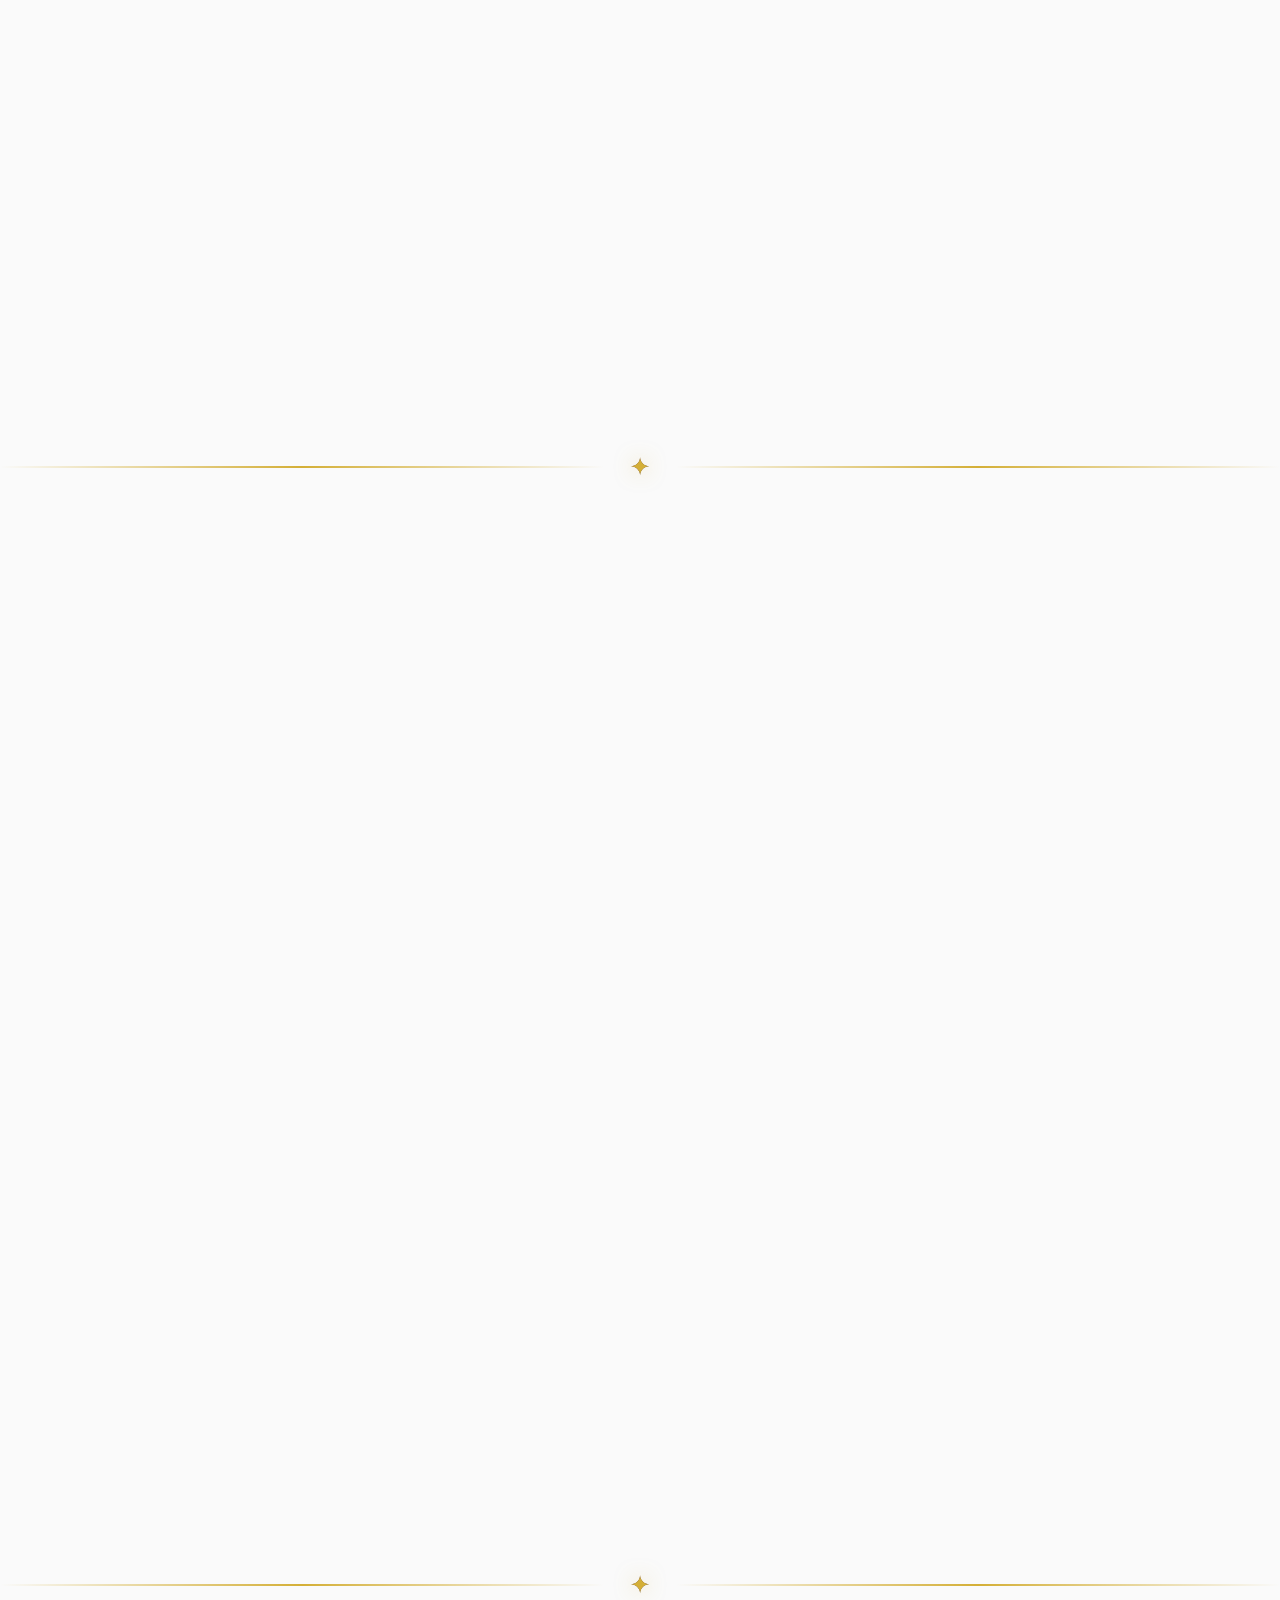
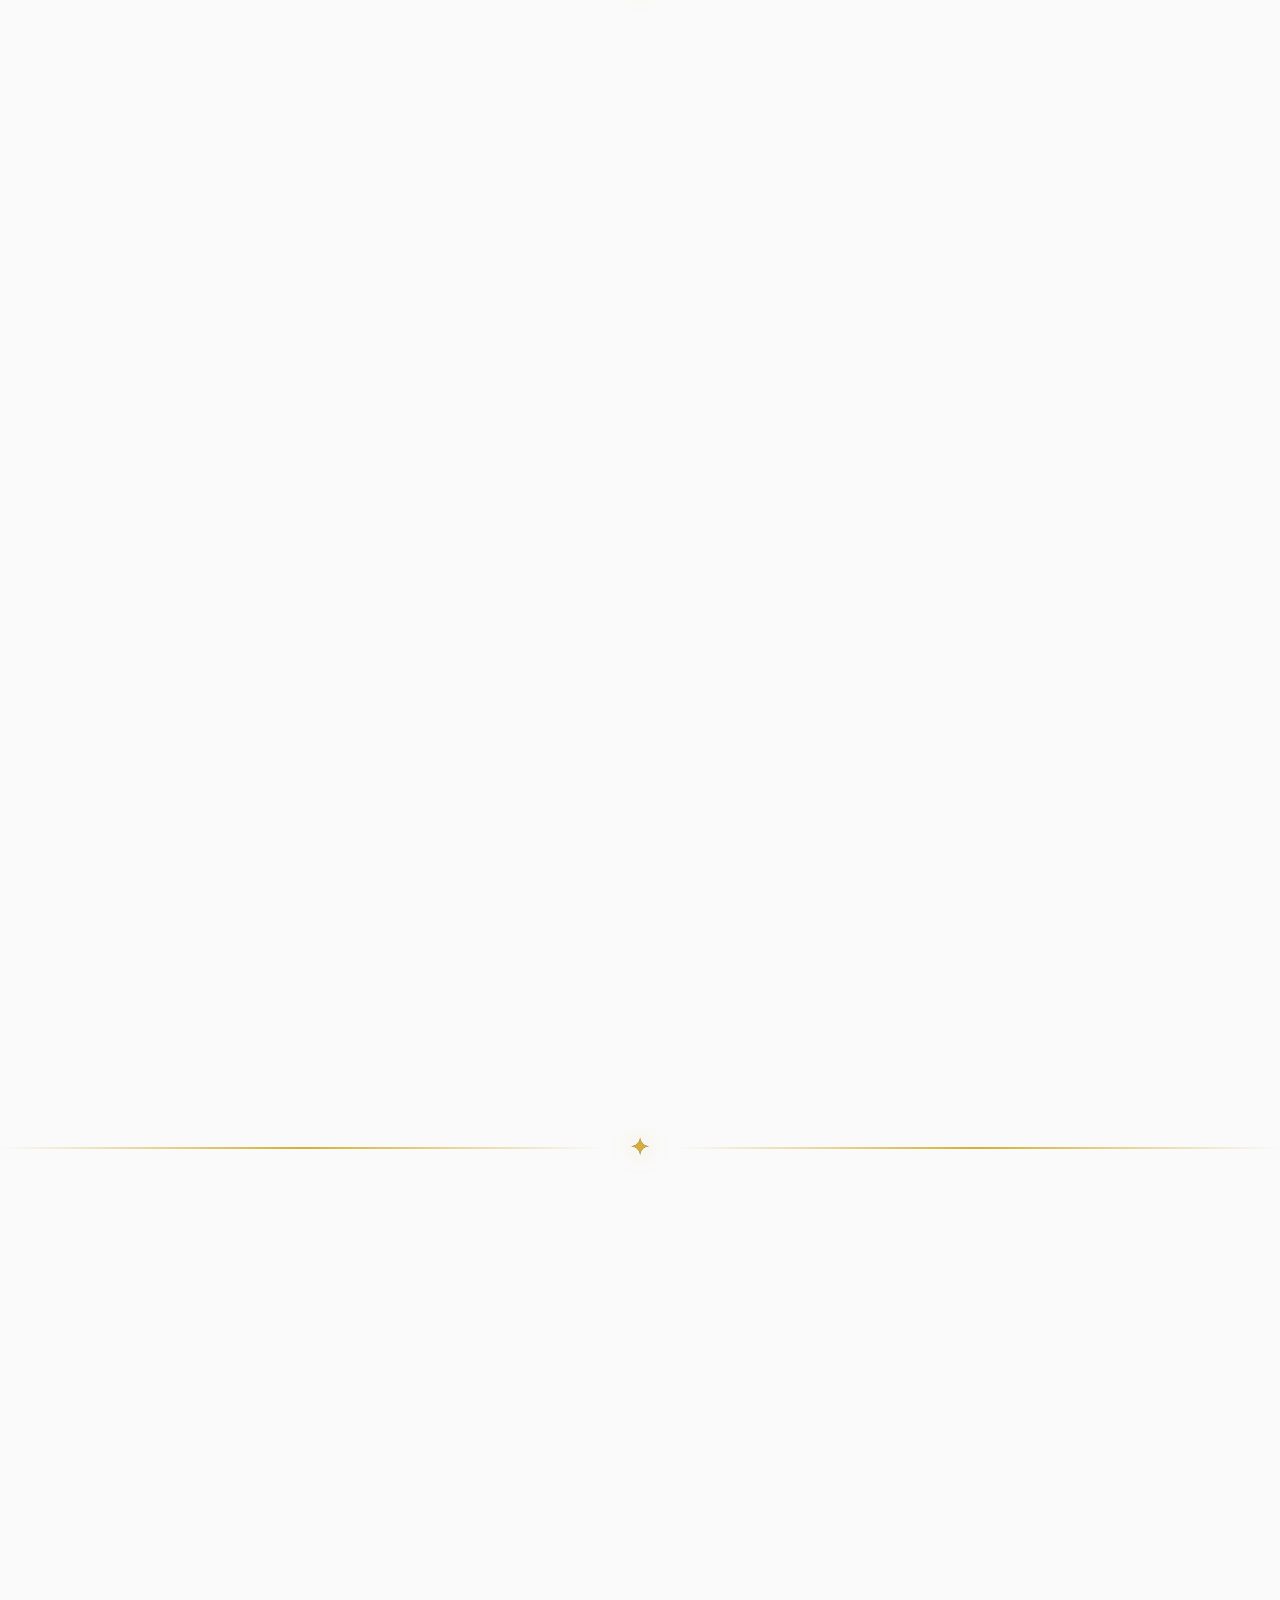
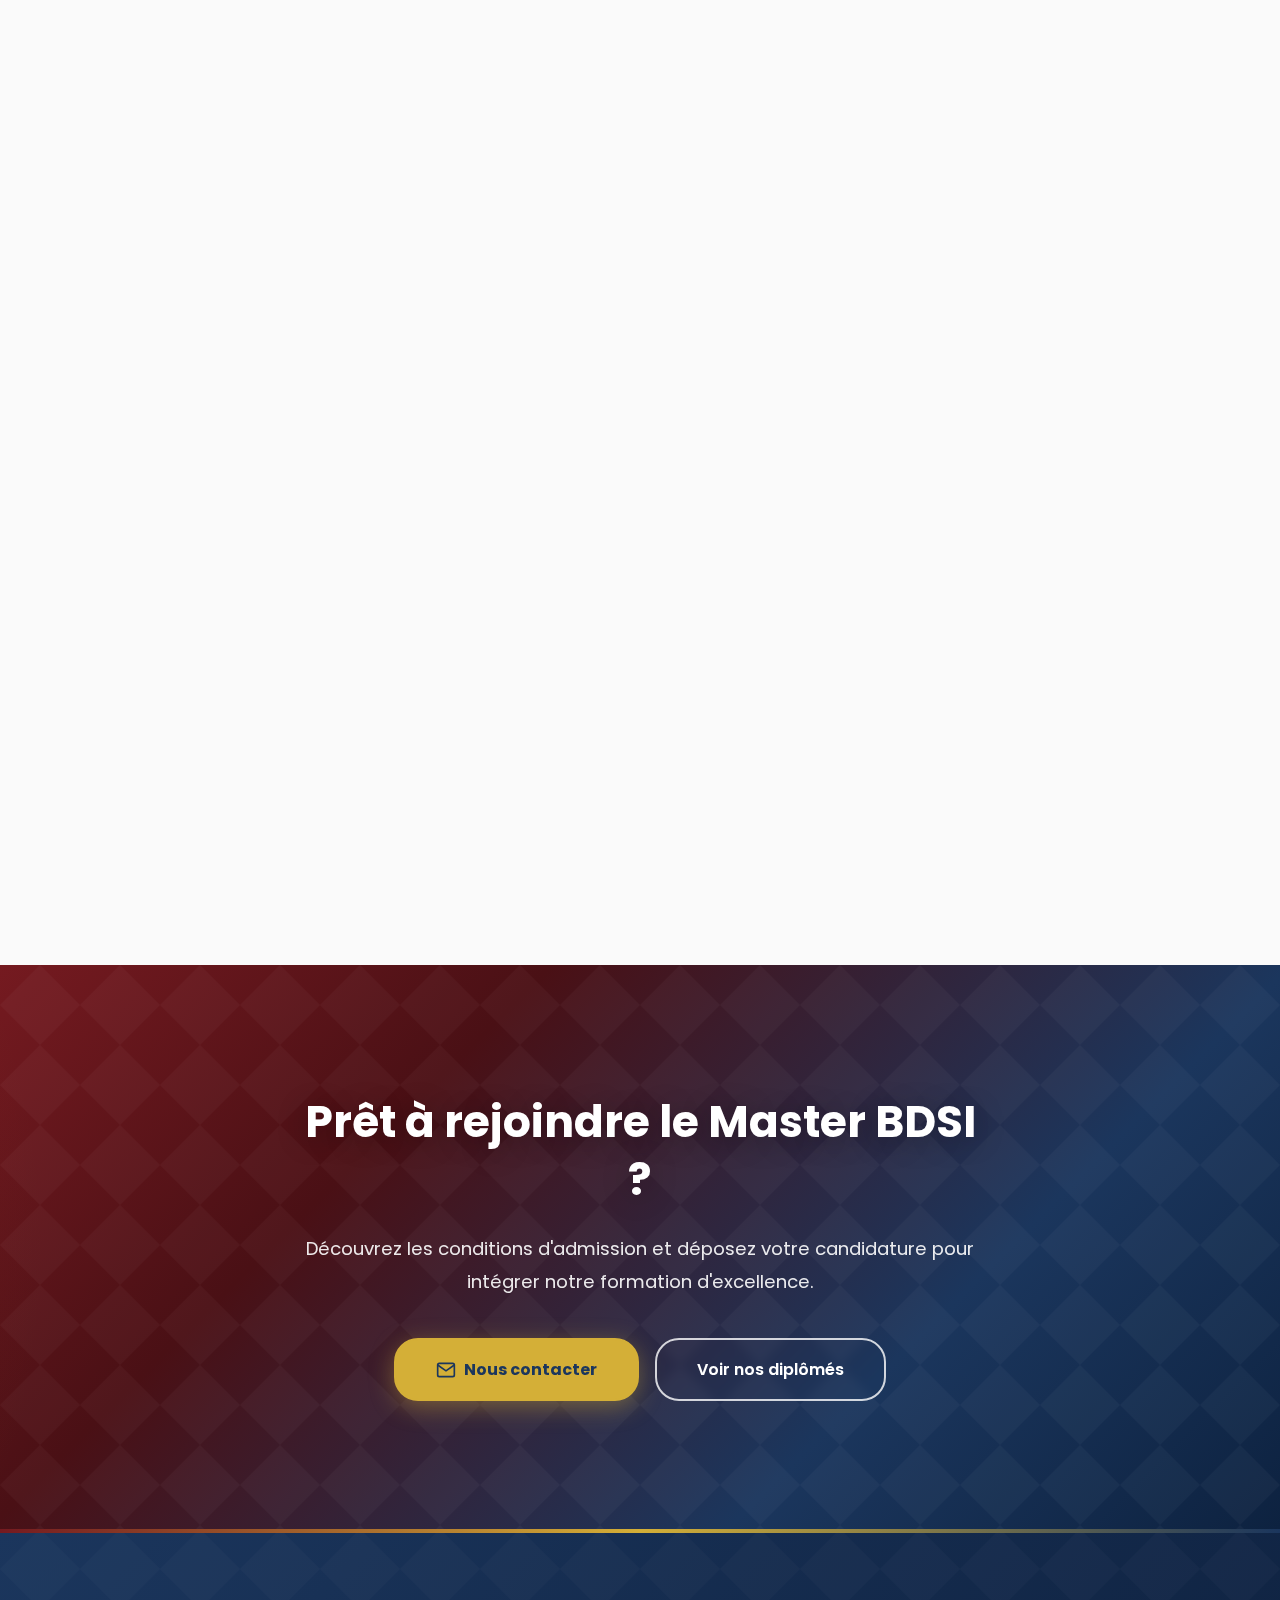
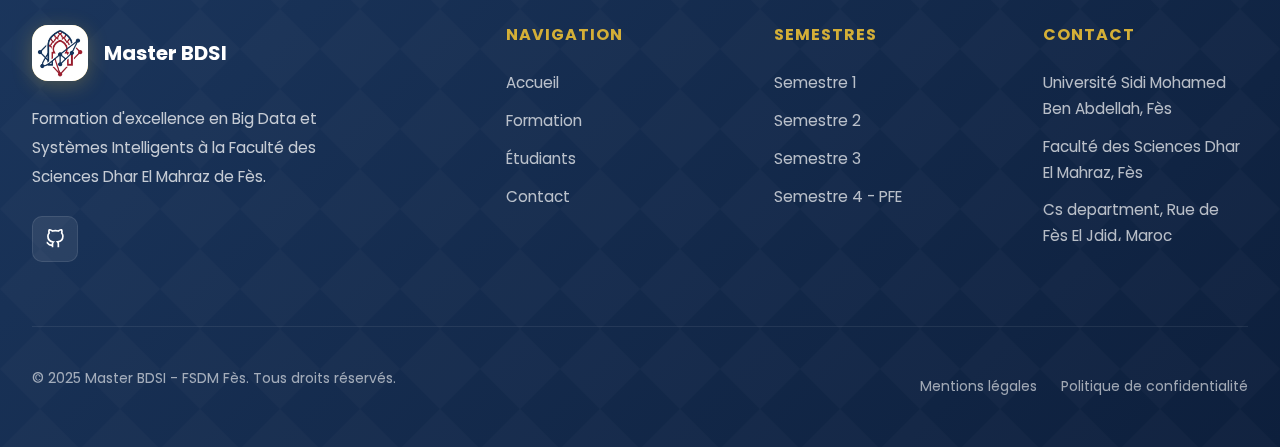
<file: formation.html>
<!DOCTYPE html>
<html lang="fr">
<head>
    <meta charset="UTF-8">
    <meta name="viewport" content="width=device-width, initial-scale=1.0">
    <meta name="description" content="Programme de formation du Master BDSI - Big Data et Systèmes Intelligents. Découvrez tous les modules enseignés à la FSDM Fès.">
    <meta name="keywords" content="BDSI, Formation, Modules, Master, FSDM, Fès, Big Data, Machine Learning, Data Science, Intelligence Artificielle">
    <title>Formation & Modules | Master BDSI - FSDM Fès</title>

    <link rel="icon" type="image/png" href="images/logo-transparent.png">
    <link rel="stylesheet" href="css/main.css">
    <link rel="preconnect" href="https://fonts.googleapis.com">
    <link rel="preconnect" href="https://fonts.gstatic.com" crossorigin>
</head>
<body>
    <!-- Header -->
    <header class="header">
        <div class="container">
            <nav class="nav">
                <a href="index.html" class="nav__logo">
                    <div class="nav__logo-img">
                        <img src="images/logo-transparent.png">
                    </div>
                    <div class="nav__logo-text">
                        Master BDSI
                        <span>FSDM - Université Sidi Mohamed Ben Abdellah</span>
                    </div>
                </a>

                <div class="nav__menu">
                    <a href="index.html" class="nav__link">Accueil</a>
                    <a href="formation.html" class="nav__link active">Formation</a>
                    <a href="students.html" class="nav__link">Étudiants</a>
                    <a href="index.html#contact" class="nav__link">Contact</a>
                </div>

                <div class="nav__toggle">
                    <span></span>
                    <span></span>
                    <span></span>
                </div>
            </nav>
        </div>
    </header>

    <!-- Page Header -->
    <section class="page-header moroccan-pattern">
        <div class="container">
            <h1 class="page-header__title">Programme de Formation</h1>
            <p class="page-header__subtitle">
                Découvrez l'ensemble des modules du Master Big Data et Systèmes Intelligents
            </p>
            <div class="page-header__breadcrumb">
                <a href="index.html">Accueil</a>
                <span>›</span>
                <span>Formation</span>
            </div>
        </div>
    </section>

    <!-- Formation Overview -->
    <section class="section">
        <div class="container">
            <div class="formation-intro animate">
                <h2>Aperçu du Programme</h2>
                <p>
                    Le Master BDSI s'étend sur 4 semestres et combine des enseignements théoriques avancés
                    avec des projets pratiques. Notre curriculum couvre les domaines clés du Big Data,
                    de l'Intelligence Artificielle, du Cloud Computing et des Systèmes Intelligents.
                </p>
                <p class="formation-note">
                    <svg width="20" height="20" viewBox="0 0 24 24" fill="none" stroke="currentColor" stroke-width="2">
                        <circle cx="12" cy="12" r="10"></circle>
                        <line x1="12" y1="16" x2="12" y2="12"></line>
                        <line x1="12" y1="8" x2="12.01" y2="8"></line>
                    </svg>
                    <span>Les modules marqués d'un <strong>(*)</strong> sont enseignés en anglais</span>
                </p>
            </div>
        </div>
    </section>

    <!-- ============================================
         SEMESTRE 1
         ============================================ -->
    <section class="section formation-section" id="s1">
        <div class="container">
            <div class="semester-section">
                <div class="semester-section__header animate">
                    <div class="semester-section__icon">S1</div>
                    <div class="semester-section__info">
                        <h2 class="semester-section__title">Semestre 1</h2>
                        <p class="semester-section__subtitle">Fondements de l'IA et Analyse de Données</p>
                    </div>
                </div>

                <div class="modules-grid">
                    <!-- Module 1.1 -->
                    <div class="module-card animate">
                        <div class="module-card__header">
                            <div>
                                <span class="module-tag module-tag--core">Module Fondamental</span>
                                <h4>Fondements de l'Intelligence Artificielle / Python</h4>
                            </div>
                            <svg class="module-card__icon" viewBox="0 0 24 24" fill="none" stroke="currentColor" stroke-width="2">
                                <polyline points="6 9 12 15 18 9"></polyline>
                            </svg>
                        </div>
                        <div class="module-card__body">
                            <div class="module-card__content">
                                <p class="module-card__description">
                                    Introduction aux concepts fondamentaux de l'Intelligence Artificielle et programmation avancée en Python.
                                    Étude des algorithmes de recherche, représentation des connaissances, et résolution de problèmes.
                                    Maîtrise des bibliothèques Python essentielles : NumPy, Pandas, Scikit-learn pour l'implémentation d'algorithmes IA.
                                </p>
                                <div class="module-card__tags">
                                    <span>Python</span>
                                    <span>Algorithmes IA</span>
                                    <span>NumPy</span>
                                    <span>Pandas</span>
                                </div>
                            </div>
                        </div>
                    </div>

                    <!-- Module 1.2 -->
                    <div class="module-card animate animate--delay-1">
                        <div class="module-card__header">
                            <div>
                                <span class="module-tag module-tag--core">Module Fondamental</span>
                                <h4>Vision par Ordinateur</h4>
                            </div>
                            <svg class="module-card__icon" viewBox="0 0 24 24" fill="none" stroke="currentColor" stroke-width="2">
                                <polyline points="6 9 12 15 18 9"></polyline>
                            </svg>
                        </div>
                        <div class="module-card__body">
                            <div class="module-card__content">
                                <p class="module-card__description">
                                    Techniques de traitement et d'analyse d'images numériques. Détection de contours, segmentation,
                                    extraction de caractéristiques et reconnaissance d'objets. Introduction aux réseaux de neurones
                                    convolutifs (CNN) pour la classification et la détection d'objets dans les images.
                                </p>
                                <div class="module-card__tags">
                                    <span>OpenCV</span>
                                    <span>CNN</span>
                                    <span>Détection d'objets</span>
                                    <span>Segmentation</span>
                                </div>
                            </div>
                        </div>
                    </div>

                    <!-- Module 1.3 -->
                    <div class="module-card animate animate--delay-2">
                        <div class="module-card__header">
                            <div>
                                <span class="module-tag module-tag--core">Module Fondamental</span>
                                <h4>Data Mining</h4>
                            </div>
                            <svg class="module-card__icon" viewBox="0 0 24 24" fill="none" stroke="currentColor" stroke-width="2">
                                <polyline points="6 9 12 15 18 9"></polyline>
                            </svg>
                        </div>
                        <div class="module-card__body">
                            <div class="module-card__content">
                                <p class="module-card__description">
                                    Techniques d'extraction de connaissances à partir de grandes bases de données.
                                    Algorithmes de classification, clustering, règles d'association et détection d'anomalies.
                                    Prétraitement des données, sélection de caractéristiques et évaluation des modèles.
                                </p>
                                <div class="module-card__tags">
                                    <span>Classification</span>
                                    <span>Clustering</span>
                                    <span>Association Rules</span>
                                    <span>Anomaly Detection</span>
                                </div>
                            </div>
                        </div>
                    </div>

                    <!-- Module 1.4 -->
                    <div class="module-card animate animate--delay-3">
                        <div class="module-card__header">
                            <div>
                                <span class="module-tag module-tag--core">Module Fondamental</span>
                                <h4>Statistiques / Stochastiques</h4>
                            </div>
                            <svg class="module-card__icon" viewBox="0 0 24 24" fill="none" stroke="currentColor" stroke-width="2">
                                <polyline points="6 9 12 15 18 9"></polyline>
                            </svg>
                        </div>
                        <div class="module-card__body">
                            <div class="module-card__content">
                                <p class="module-card__description">
                                    Approfondissement des méthodes statistiques et processus stochastiques pour l'analyse de données.
                                    Statistiques descriptives et inférentielles, tests d'hypothèses, intervalles de confiance.
                                    Chaînes de Markov, processus de Poisson et applications aux systèmes intelligents.
                                </p>
                                <div class="module-card__tags">
                                    <span>Probabilités</span>
                                    <span>Inférence</span>
                                    <span>Markov</span>
                                    <span>Tests statistiques</span>
                                </div>
                            </div>
                        </div>
                    </div>

                    <!-- Module 1.5 -->
                    <div class="module-card animate">
                        <div class="module-card__header">
                            <div>
                                <span class="module-tag module-tag--core">Module Fondamental</span>
                                <h4>Architecture des Systèmes de Données</h4>
                            </div>
                            <svg class="module-card__icon" viewBox="0 0 24 24" fill="none" stroke="currentColor" stroke-width="2">
                                <polyline points="6 9 12 15 18 9"></polyline>
                            </svg>
                        </div>
                        <div class="module-card__body">
                            <div class="module-card__content">
                                <p class="module-card__description">
                                    Conception et mise en œuvre d'architectures pour le traitement de données massives.
                                    Systèmes distribués, bases de données NoSQL (MongoDB, Cassandra), data lakes et data warehouses.
                                    Introduction à l'écosystème Hadoop et aux architectures Lambda/Kappa.
                                </p>
                                <div class="module-card__tags">
                                    <span>Hadoop</span>
                                    <span>NoSQL</span>
                                    <span>Data Lake</span>
                                    <span>Architecture distribuée</span>
                                </div>
                            </div>
                        </div>
                    </div>

                    <!-- Module 1.6 -->
                    <div class="module-card animate animate--delay-1">
                        <div class="module-card__header">
                            <div>
                                <span class="module-tag module-tag--elective">Module en Anglais (*)</span>
                                <h4>Théorie des Graphes pour l'Analyse des Grands Réseaux</h4>
                            </div>
                            <svg class="module-card__icon" viewBox="0 0 24 24" fill="none" stroke="currentColor" stroke-width="2">
                                <polyline points="6 9 12 15 18 9"></polyline>
                            </svg>
                        </div>
                        <div class="module-card__body">
                            <div class="module-card__content">
                                <p class="module-card__description">
                                    Application de la théorie des graphes à l'analyse des réseaux sociaux et systèmes complexes.
                                    Algorithmes de parcours, centralité, détection de communautés et analyse de l'influence.
                                    Utilisation de bibliothèques comme NetworkX et Neo4j pour l'analyse de graphes à grande échelle.
                                </p>
                                <div class="module-card__tags">
                                    <span>Graph Theory</span>
                                    <span>NetworkX</span>
                                    <span>Neo4j</span>
                                    <span>Social Networks</span>
                                </div>
                            </div>
                        </div>
                    </div>

                    <!-- Module 1.7 -->
                    <div class="module-card animate animate--delay-2">
                        <div class="module-card__header">
                            <div>
                                <span class="module-tag module-tag--elective">Langue</span>
                                <h4>Anglais</h4>
                            </div>
                            <svg class="module-card__icon" viewBox="0 0 24 24" fill="none" stroke="currentColor" stroke-width="2">
                                <polyline points="6 9 12 15 18 9"></polyline>
                            </svg>
                        </div>
                        <div class="module-card__body">
                            <div class="module-card__content">
                                <p class="module-card__description">
                                    Renforcement des compétences en anglais scientifique et technique.
                                    Rédaction d'articles scientifiques, présentations orales, et communication professionnelle.
                                    Vocabulaire spécialisé en informatique, data science et intelligence artificielle.
                                </p>
                                <div class="module-card__tags">
                                    <span>Scientific Writing</span>
                                    <span>Presentation Skills</span>
                                    <span>Technical English</span>
                                </div>
                            </div>
                        </div>
                    </div>
                </div>
            </div>
        </div>
    </section>

    <!-- Moroccan Divider -->
    <div class="fes-divider">
        <span class="fes-divider__icon">✦</span>
    </div>

    <!-- ============================================
         SEMESTRE 2
         ============================================ -->
    <section class="section formation-section section--grey" id="s2">
        <div class="container">
            <div class="semester-section">
                <div class="semester-section__header animate">
                    <div class="semester-section__icon">S2</div>
                    <div class="semester-section__info">
                        <h2 class="semester-section__title">Semestre 2</h2>
                        <p class="semester-section__subtitle">Cloud, IoT et Intelligence Computationnelle</p>
                    </div>
                </div>

                <div class="modules-grid">
                    <!-- Module 2.1 -->
                    <div class="module-card animate">
                        <div class="module-card__header">
                            <div>
                                <span class="module-tag module-tag--core">Module Fondamental</span>
                                <h4>Cybersécurité et Cloud Computing</h4>
                            </div>
                            <svg class="module-card__icon" viewBox="0 0 24 24" fill="none" stroke="currentColor" stroke-width="2">
                                <polyline points="6 9 12 15 18 9"></polyline>
                            </svg>
                        </div>
                        <div class="module-card__body">
                            <div class="module-card__content">
                                <p class="module-card__description">
                                    Fondamentaux de la sécurité informatique appliquée aux environnements cloud.
                                    Services cloud (AWS, Azure, GCP), virtualisation, conteneurisation avec Docker et Kubernetes.
                                    Sécurisation des données, cryptographie, gestion des identités et conformité RGPD.
                                </p>
                                <div class="module-card__tags">
                                    <span>AWS</span>
                                    <span>Docker</span>
                                    <span>Kubernetes</span>
                                    <span>Cryptographie</span>
                                </div>
                            </div>
                        </div>
                    </div>

                    <!-- Module 2.2 -->
                    <div class="module-card animate animate--delay-1">
                        <div class="module-card__header">
                            <div>
                                <span class="module-tag module-tag--core">Module Fondamental</span>
                                <h4>Intelligence Computationnelle</h4>
                            </div>
                            <svg class="module-card__icon" viewBox="0 0 24 24" fill="none" stroke="currentColor" stroke-width="2">
                                <polyline points="6 9 12 15 18 9"></polyline>
                            </svg>
                        </div>
                        <div class="module-card__body">
                            <div class="module-card__content">
                                <p class="module-card__description">
                                    Étude des paradigmes d'intelligence computationnelle : algorithmes génétiques,
                                    optimisation par essaim de particules (PSO), réseaux de neurones artificiels, logique floue.
                                    Applications à l'optimisation, la prédiction et la prise de décision intelligente.
                                </p>
                                <div class="module-card__tags">
                                    <span>Algorithmes Génétiques</span>
                                    <span>PSO</span>
                                    <span>Logique Floue</span>
                                    <span>Optimisation</span>
                                </div>
                            </div>
                        </div>
                    </div>

                    <!-- Module 2.3 -->
                    <div class="module-card animate animate--delay-2">
                        <div class="module-card__header">
                            <div>
                                <span class="module-tag module-tag--core">Module Fondamental</span>
                                <h4>Big Data Analytics I / Reconnaissance Automatique de la Parole</h4>
                            </div>
                            <svg class="module-card__icon" viewBox="0 0 24 24" fill="none" stroke="currentColor" stroke-width="2">
                                <polyline points="6 9 12 15 18 9"></polyline>
                            </svg>
                        </div>
                        <div class="module-card__body">
                            <div class="module-card__content">
                                <p class="module-card__description">
                                    Techniques d'analyse de données massives avec Apache Spark et traitement du signal audio.
                                    Extraction de caractéristiques vocales (MFCC), modèles acoustiques et modèles de langage.
                                    Systèmes de reconnaissance vocale et assistants intelligents.
                                </p>
                                <div class="module-card__tags">
                                    <span>Apache Spark</span>
                                    <span>Speech Recognition</span>
                                    <span>MFCC</span>
                                    <span>Signal Processing</span>
                                </div>
                            </div>
                        </div>
                    </div>

                    <!-- Module 2.4 -->
                    <div class="module-card animate animate--delay-3">
                        <div class="module-card__header">
                            <div>
                                <span class="module-tag module-tag--core">Module Fondamental</span>
                                <h4>Internet des Objets et Informatique en Périphérie de Réseau</h4>
                            </div>
                            <svg class="module-card__icon" viewBox="0 0 24 24" fill="none" stroke="currentColor" stroke-width="2">
                                <polyline points="6 9 12 15 18 9"></polyline>
                            </svg>
                        </div>
                        <div class="module-card__body">
                            <div class="module-card__content">
                                <p class="module-card__description">
                                    Conception et déploiement de solutions IoT et Edge Computing.
                                    Protocoles de communication (MQTT, CoAP), capteurs et actionneurs, traitement embarqué.
                                    Architectures edge/fog computing et intégration avec les plateformes cloud.
                                </p>
                                <div class="module-card__tags">
                                    <span>IoT</span>
                                    <span>Edge Computing</span>
                                    <span>MQTT</span>
                                    <span>Raspberry Pi</span>
                                </div>
                            </div>
                        </div>
                    </div>

                    <!-- Module 2.5 -->
                    <div class="module-card animate">
                        <div class="module-card__header">
                            <div>
                                <span class="module-tag module-tag--elective">Module en Anglais (*)</span>
                                <h4>Explorer l'IA et l'Apprentissage Fédéré</h4>
                            </div>
                            <svg class="module-card__icon" viewBox="0 0 24 24" fill="none" stroke="currentColor" stroke-width="2">
                                <polyline points="6 9 12 15 18 9"></polyline>
                            </svg>
                        </div>
                        <div class="module-card__body">
                            <div class="module-card__content">
                                <p class="module-card__description">
                                    Introduction à l'apprentissage fédéré (Federated Learning) pour l'entraînement distribué de modèles IA.
                                    Préservation de la vie privée, agrégation sécurisée des modèles, applications en santé et finance.
                                    Frameworks : TensorFlow Federated, PySyft.
                                </p>
                                <div class="module-card__tags">
                                    <span>Federated Learning</span>
                                    <span>Privacy</span>
                                    <span>TensorFlow Federated</span>
                                    <span>Distributed ML</span>
                                </div>
                            </div>
                        </div>
                    </div>

                    <!-- Module 2.6 -->
                    <div class="module-card animate animate--delay-1">
                        <div class="module-card__header">
                            <div>
                                <span class="module-tag module-tag--elective">Méthodologie</span>
                                <h4>Méthodologie de la Recherche Scientifique</h4>
                            </div>
                            <svg class="module-card__icon" viewBox="0 0 24 24" fill="none" stroke="currentColor" stroke-width="2">
                                <polyline points="6 9 12 15 18 9"></polyline>
                            </svg>
                        </div>
                        <div class="module-card__body">
                            <div class="module-card__content">
                                <p class="module-card__description">
                                    Initiation aux méthodes de recherche scientifique en informatique.
                                    Rédaction d'articles, revue de littérature, méthodologie expérimentale.
                                    Éthique de la recherche, propriété intellectuelle et valorisation des résultats.
                                </p>
                                <div class="module-card__tags">
                                    <span>Rédaction scientifique</span>
                                    <span>Méthodologie</span>
                                    <span>État de l'art</span>
                                    <span>Publication</span>
                                </div>
                            </div>
                        </div>
                    </div>

                    <!-- Module 2.7 -->
                    <div class="module-card animate animate--delay-2">
                        <div class="module-card__header">
                            <div>
                                <span class="module-tag module-tag--elective">Soft Skills</span>
                                <h4>Culture Entrepreneuriale et TIC</h4>
                            </div>
                            <svg class="module-card__icon" viewBox="0 0 24 24" fill="none" stroke="currentColor" stroke-width="2">
                                <polyline points="6 9 12 15 18 9"></polyline>
                            </svg>
                        </div>
                        <div class="module-card__body">
                            <div class="module-card__content">
                                <p class="module-card__description">
                                    Développement de l'esprit entrepreneurial et gestion de projets innovants.
                                    Business model canvas, pitch, levée de fonds, écosystème startup au Maroc.
                                    Transformation digitale et opportunités dans le domaine de l'IA et du Big Data.
                                </p>
                                <div class="module-card__tags">
                                    <span>Entrepreneuriat</span>
                                    <span>Business Model</span>
                                    <span>Innovation</span>
                                    <span>Startup</span>
                                </div>
                            </div>
                        </div>
                    </div>
                </div>
            </div>
        </div>
    </section>

    <!-- Moroccan Divider -->
    <div class="fes-divider">
        <span class="fes-divider__icon">✦</span>
    </div>

    <!-- ============================================
         SEMESTRE 3
         ============================================ -->
    <section class="section formation-section" id="s3">
        <div class="container">
            <div class="semester-section">
                <div class="semester-section__header animate">
                    <div class="semester-section__icon">S3</div>
                    <div class="semester-section__info">
                        <h2 class="semester-section__title">Semestre 3</h2>
                        <p class="semester-section__subtitle">Deep Learning, NLP et Applications Avancées</p>
                    </div>
                </div>

                <div class="modules-grid">
                    <!-- Module 3.1 -->
                    <div class="module-card animate">
                        <div class="module-card__header">
                            <div>
                                <span class="module-tag module-tag--core">Module Fondamental</span>
                                <h4>Apprentissage Profond et Apprentissage par Renforcement</h4>
                            </div>
                            <svg class="module-card__icon" viewBox="0 0 24 24" fill="none" stroke="currentColor" stroke-width="2">
                                <polyline points="6 9 12 15 18 9"></polyline>
                            </svg>
                        </div>
                        <div class="module-card__body">
                            <div class="module-card__content">
                                <p class="module-card__description">
                                    Architectures de réseaux de neurones profonds : CNN, RNN, LSTM, Transformers.
                                    Apprentissage par renforcement : Q-Learning, Deep Q-Networks, Policy Gradient.
                                    Applications : jeux, robotique, systèmes de recommandation autonomes.
                                </p>
                                <div class="module-card__tags">
                                    <span>Deep Learning</span>
                                    <span>TensorFlow</span>
                                    <span>PyTorch</span>
                                    <span>Reinforcement Learning</span>
                                </div>
                            </div>
                        </div>
                    </div>

                    <!-- Module 3.2 -->
                    <div class="module-card animate animate--delay-1">
                        <div class="module-card__header">
                            <div>
                                <span class="module-tag module-tag--core">Module Fondamental</span>
                                <h4>Traitement du Langage Naturel et Fouille de Texte</h4>
                            </div>
                            <svg class="module-card__icon" viewBox="0 0 24 24" fill="none" stroke="currentColor" stroke-width="2">
                                <polyline points="6 9 12 15 18 9"></polyline>
                            </svg>
                        </div>
                        <div class="module-card__body">
                            <div class="module-card__content">
                                <p class="module-card__description">
                                    Techniques de traitement automatique du langage naturel (NLP).
                                    Tokenization, embeddings (Word2Vec, BERT, GPT), analyse de sentiments, extraction d'entités.
                                    Chatbots, traduction automatique et génération de texte.
                                </p>
                                <div class="module-card__tags">
                                    <span>NLP</span>
                                    <span>BERT</span>
                                    <span>Transformers</span>
                                    <span>Text Mining</span>
                                </div>
                            </div>
                        </div>
                    </div>

                    <!-- Module 3.3 -->
                    <div class="module-card animate animate--delay-2">
                        <div class="module-card__header">
                            <div>
                                <span class="module-tag module-tag--core">Module Fondamental</span>
                                <h4>Blockchain et Applications Décentralisées</h4>
                            </div>
                            <svg class="module-card__icon" viewBox="0 0 24 24" fill="none" stroke="currentColor" stroke-width="2">
                                <polyline points="6 9 12 15 18 9"></polyline>
                            </svg>
                        </div>
                        <div class="module-card__body">
                            <div class="module-card__content">
                                <p class="module-card__description">
                                    Fondamentaux de la technologie blockchain et des registres distribués.
                                    Smart contracts avec Solidity, développement d'applications décentralisées (DApps).
                                    Cas d'usage : traçabilité, finance décentralisée (DeFi), NFT, identité numérique.
                                </p>
                                <div class="module-card__tags">
                                    <span>Blockchain</span>
                                    <span>Ethereum</span>
                                    <span>Smart Contracts</span>
                                    <span>DApps</span>
                                </div>
                            </div>
                        </div>
                    </div>

                    <!-- Module 3.4 -->
                    <div class="module-card animate animate--delay-3">
                        <div class="module-card__header">
                            <div>
                                <span class="module-tag module-tag--elective">Module en Anglais (*)</span>
                                <h4>Fouille du Web et Apprentissage de Représentation des Langues</h4>
                            </div>
                            <svg class="module-card__icon" viewBox="0 0 24 24" fill="none" stroke="currentColor" stroke-width="2">
                                <polyline points="6 9 12 15 18 9"></polyline>
                            </svg>
                        </div>
                        <div class="module-card__body">
                            <div class="module-card__content">
                                <p class="module-card__description">
                                    Techniques d'extraction et d'analyse de données web à grande échelle.
                                    Web scraping, crawling, analyse de réseaux sociaux.
                                    Modèles de représentation des langues : embeddings multilingues, transfer learning.
                                </p>
                                <div class="module-card__tags">
                                    <span>Web Mining</span>
                                    <span>Scraping</span>
                                    <span>Language Models</span>
                                    <span>Transfer Learning</span>
                                </div>
                            </div>
                        </div>
                    </div>

                    <!-- Module 3.5 -->
                    <div class="module-card animate">
                        <div class="module-card__header">
                            <div>
                                <span class="module-tag module-tag--core">Module Fondamental</span>
                                <h4>GEOIA</h4>
                            </div>
                            <svg class="module-card__icon" viewBox="0 0 24 24" fill="none" stroke="currentColor" stroke-width="2">
                                <polyline points="6 9 12 15 18 9"></polyline>
                            </svg>
                        </div>
                        <div class="module-card__body">
                            <div class="module-card__content">
                                <p class="module-card__description">
                                    Géo-Intelligence Artificielle : applications de l'IA aux données géospatiales.
                                    Systèmes d'information géographique (SIG), analyse spatiale, télédétection.
                                    Machine learning pour la cartographie, prédiction urbaine et gestion des ressources.
                                </p>
                                <div class="module-card__tags">
                                    <span>GeoAI</span>
                                    <span>SIG</span>
                                    <span>Remote Sensing</span>
                                    <span>Spatial Analysis</span>
                                </div>
                            </div>
                        </div>
                    </div>

                    <!-- Module 3.6 -->
                    <div class="module-card animate animate--delay-1">
                        <div class="module-card__header">
                            <div>
                                <span class="module-tag module-tag--elective">Module en Anglais (*)</span>
                                <h4>Big Data Analytics II / Agents Intelligents</h4>
                            </div>
                            <svg class="module-card__icon" viewBox="0 0 24 24" fill="none" stroke="currentColor" stroke-width="2">
                                <polyline points="6 9 12 15 18 9"></polyline>
                            </svg>
                        </div>
                        <div class="module-card__body">
                            <div class="module-card__content">
                                <p class="module-card__description">
                                    Techniques avancées d'analyse Big Data et systèmes multi-agents.
                                    Stream processing avec Kafka et Flink, analyse en temps réel.
                                    Conception d'agents intelligents autonomes, coordination et négociation multi-agents.
                                </p>
                                <div class="module-card__tags">
                                    <span>Kafka</span>
                                    <span>Flink</span>
                                    <span>Multi-Agent Systems</span>
                                    <span>Real-time Analytics</span>
                                </div>
                            </div>
                        </div>
                    </div>

                    <!-- Module 3.7 -->
                    <div class="module-card animate animate--delay-2">
                        <div class="module-card__header">
                            <div>
                                <span class="module-tag module-tag--core">Module Fondamental</span>
                                <h4>Business Intelligence et Applications de l'IA dans la Décision</h4>
                            </div>
                            <svg class="module-card__icon" viewBox="0 0 24 24" fill="none" stroke="currentColor" stroke-width="2">
                                <polyline points="6 9 12 15 18 9"></polyline>
                            </svg>
                        </div>
                        <div class="module-card__body">
                            <div class="module-card__content">
                                <p class="module-card__description">
                                    Systèmes d'aide à la décision basés sur l'IA et la Business Intelligence.
                                    Data warehousing, ETL, tableaux de bord avec Power BI et Tableau.
                                    Analytics prédictif et prescriptif pour l'optimisation des décisions métier.
                                </p>
                                <div class="module-card__tags">
                                    <span>Power BI</span>
                                    <span>Tableau</span>
                                    <span>ETL</span>
                                    <span>Decision Support</span>
                                </div>
                            </div>
                        </div>
                    </div>
                </div>
            </div>
        </div>
    </section>

    <!-- Moroccan Divider -->
    <div class="fes-divider">
        <span class="fes-divider__icon">✦</span>
    </div>

    <!-- ============================================
         SEMESTRE 4
         ============================================ -->
    <section class="section formation-section section--grey" id="s4">
        <div class="container">
            <div class="semester-section">
                <div class="semester-section__header animate">
                    <div class="semester-section__icon">S4</div>
                    <div class="semester-section__info">
                        <h2 class="semester-section__title">Semestre 4</h2>
                        <p class="semester-section__subtitle">Projet de Fin d'Études</p>
                    </div>
                </div>

                <div class="pfe-section animate">
                    <div class="pfe-card">
                        <div class="pfe-card__icon">
                            <svg viewBox="0 0 24 24" fill="none" stroke="currentColor" stroke-width="2">
                                <path d="M22 11.08V12a10 10 0 1 1-5.93-9.14"></path>
                                <polyline points="22 4 12 14.01 9 11.01"></polyline>
                            </svg>
                        </div>
                        <div class="pfe-card__content">
                            <span class="module-tag module-tag--project">Projet de Fin d'Études</span>
                            <h3>Stage et Mémoire de Master</h3>
                            <p>
                                Le quatrième semestre est entièrement dédié au Projet de Fin d'Études (PFE).
                                Les étudiants réalisent un stage de 4 à 6 mois en entreprise ou en laboratoire de recherche,
                                mettant en pratique les connaissances acquises durant les trois premiers semestres.
                            </p>

                            <div class="pfe-features">
                                <div class="pfe-feature">
                                    <div class="pfe-feature__icon">
                                        <svg viewBox="0 0 24 24" fill="none" stroke="currentColor" stroke-width="2">
                                            <rect x="2" y="7" width="20" height="14" rx="2" ry="2"></rect>
                                            <path d="M16 21V5a2 2 0 0 0-2-2h-4a2 2 0 0 0-2 2v16"></path>
                                        </svg>
                                    </div>
                                    <div>
                                        <h4>Stage en Entreprise</h4>
                                        <p>Application des compétences en Big Data et IA dans un contexte professionnel réel.</p>
                                    </div>
                                </div>

                                <div class="pfe-feature">
                                    <div class="pfe-feature__icon">
                                        <svg viewBox="0 0 24 24" fill="none" stroke="currentColor" stroke-width="2">
                                            <path d="M2 3h6a4 4 0 0 1 4 4v14a3 3 0 0 0-3-3H2z"></path>
                                            <path d="M22 3h-6a4 4 0 0 0-4 4v14a3 3 0 0 1 3-3h7z"></path>
                                        </svg>
                                    </div>
                                    <div>
                                        <h4>Recherche Académique</h4>
                                        <p>Possibilité de stage en laboratoire pour ceux qui souhaitent poursuivre en doctorat.</p>
                                    </div>
                                </div>

                                <div class="pfe-feature">
                                    <div class="pfe-feature__icon">
                                        <svg viewBox="0 0 24 24" fill="none" stroke="currentColor" stroke-width="2">
                                            <path d="M14 2H6a2 2 0 0 0-2 2v16a2 2 0 0 0 2 2h12a2 2 0 0 0 2-2V8z"></path>
                                            <polyline points="14 2 14 8 20 8"></polyline>
                                            <line x1="16" y1="13" x2="8" y2="13"></line>
                                            <line x1="16" y1="17" x2="8" y2="17"></line>
                                            <polyline points="10 9 9 9 8 9"></polyline>
                                        </svg>
                                    </div>
                                    <div>
                                        <h4>Mémoire de Master</h4>
                                        <p>Rédaction et soutenance d'un mémoire devant un jury académique et professionnel.</p>
                                    </div>
                                </div>
                            </div>

                            <div class="pfe-domains">
                                <h4>Domaines de PFE possibles :</h4>
                                <div class="pfe-domains__tags">
                                    <span>Intelligence Artificielle</span>
                                    <span>Machine Learning</span>
                                    <span>Deep Learning</span>
                                    <span>Big Data Analytics</span>
                                    <span>NLP & Chatbots</span>
                                    <span>Computer Vision</span>
                                    <span>IoT & Edge Computing</span>
                                    <span>Blockchain</span>
                                    <span>Cybersécurité</span>
                                    <span>Business Intelligence</span>
                                </div>
                            </div>
                        </div>
                    </div>
                </div>
            </div>
        </div>
    </section>

    <!-- CTA Section -->
    <section class="section cta-section moroccan-pattern">
        <div class="cta__content">
            <h2 class="cta__title">Prêt à rejoindre le Master BDSI ?</h2>
            <p class="cta__text">
                Découvrez les conditions d'admission et déposez votre candidature pour intégrer notre formation d'excellence.
            </p>
            <div class="cta__actions">
                <a href="index.html#contact" class="btn btn--secondary">
                    <svg width="20" height="20" viewBox="0 0 24 24" fill="none" stroke="currentColor" stroke-width="2">
                        <path d="M4 4h16c1.1 0 2 .9 2 2v12c0 1.1-.9 2-2 2H4c-1.1 0-2-.9-2-2V6c0-1.1.9-2 2-2z"></path>
                        <polyline points="22,6 12,13 2,6"></polyline>
                    </svg>
                    Nous contacter
                </a>
                <a href="students.html" class="btn btn--outline">
                    Voir nos diplômés
                </a>
            </div>
        </div>
    </section>

    <!-- Footer -->
    <footer class="footer">
        <div class="container">
            <div class="footer__grid">
                <div class="footer__brand">
                    <div class="footer__logo">
                        <div class="footer__logo-img">
                            <img src="images/logo-blanc.png" alt="" style="border-radius: var(--radius-lg); display: block; width: 100%; height: auto;">

                        </div>
                        <span class="footer__logo-text">Master BDSI</span>
                    </div>
                    <p class="footer__description">
                        Formation d'excellence en Big Data et Systèmes Intelligents à la Faculté des Sciences Dhar El Mahraz de Fès.
                    </p>
                    <div class="footer__social">
                        <a href="https://github.com/M-BDSI" class="footer__social-link" aria-label="GitHub">
                            <svg width="20" height="20" viewBox="0 0 24 24" fill="none" stroke="currentColor" stroke-width="2">
                                <path d="M9 19c-5 1.5-5-2.5-7-3m14 6v-3.87a3.37 3.37 0 0 0-.94-2.61c3.14-.35 6.44-1.54 6.44-7A5.44 5.44 0 0 0 20 4.77 5.07 5.07 0 0 0 19.91 1S18.73.65 16 2.48a13.38 13.38 0 0 0-7 0C6.27.65 5.09 1 5.09 1A5.07 5.07 0 0 0 5 4.77a5.44 5.44 0 0 0-1.5 3.78c0 5.42 3.3 6.61 6.44 7A3.37 3.37 0 0 0 9 18.13V22"></path>
                            </svg>
                        </a>
                    </div>
                </div>

                <div class="footer__column">
                    <h4 class="footer__title">Navigation</h4>
                    <nav class="footer__links">
                        <a href="index.html" class="footer__link">Accueil</a>
                        <a href="formation.html" class="footer__link">Formation</a>
                        <a href="students.html" class="footer__link">Étudiants</a>
                        <a href="index.html#contact" class="footer__link">Contact</a>
                    </nav>
                </div>

                <div class="footer__column">
                    <h4 class="footer__title">Semestres</h4>
                    <nav class="footer__links">
                        <a href="#s1" class="footer__link">Semestre 1</a>
                        <a href="#s2" class="footer__link">Semestre 2</a>
                        <a href="#s3" class="footer__link">Semestre 3</a>
                        <a href="#s4" class="footer__link">Semestre 4 - PFE</a>
                    </nav>
                </div>

                <div class="footer__column">
                    <h4 class="footer__title">Contact</h4>
                    <div class="footer__links">
                        <a class="footer__link" style="cursor: pointer !important" href="https://www.usmba.ac.ma">Université Sidi Mohamed Ben Abdellah, Fès</a>
                        <a class="footer__link" style="cursor: pointer !important" href="https://www.fsdm.usmba.ac.ma">Faculté des Sciences Dhar El Mahraz, Fès</a>
                        <a class="footer__link" style="cursor: pointer !important">Cs department, Rue de Fès El Jdid، Maroc</a>
                    </div>
                </div>
            </div>

            <div class="footer__bottom">
                <p class="footer__copyright">
                    © 2025 Master BDSI - FSDM Fès. Tous droits réservés.
                </p>
                <div class="footer__bottom-links">
                    <a href="#">Mentions légales</a>
                    <a href="#">Politique de confidentialité</a>
                </div>
            </div>
        </div>
    </footer>

    <script src="js/main.js"></script>
    <script src="js/animations.js"></script>
</body>
</html>
</file>
<file: css/main.css>
/* Main Stylesheet - Imports all CSS modules */
@import url('variables.css');
@import url('base.css');
@import url('moroccan.css');
@import url('components.css');

/* ============================================
   ENHANCED GLOBAL EFFECTS
   ============================================ */

/* Glassmorphism Effect */
.glass {
    background: rgba(255, 255, 255, 0.25);
    backdrop-filter: blur(10px);
    -webkit-backdrop-filter: blur(10px);
    border: 1px solid rgba(255, 255, 255, 0.18);
}

/* Gradient Text */
.gradient-text {
    background: linear-gradient(135deg, #751A20 0%, #1B365D 50%, #2A5CA8 100%);
    -webkit-background-clip: text;
    -webkit-text-fill-color: transparent;
    background-clip: text;
}

/* Neon Glow Effect */
.neon-glow {
    box-shadow: 0 0 5px rgba(42, 92, 168, 0.5),
                0 0 20px rgba(42, 92, 168, 0.3),
                0 0 40px rgba(42, 92, 168, 0.1);
}

/* Shimmer Animation */
@keyframes shimmer {
    0% { background-position: -1000px 0; }
    100% { background-position: 1000px 0; }
}

.shimmer {
    background: linear-gradient(90deg,
        var(--bg-primary) 0%,
        rgba(212, 175, 55, 0.3) 50%,
        var(--bg-primary) 100%);
    background-size: 1000px 100%;
    animation: shimmer 3s infinite linear;
}

/* ============================================
   COORDINATOR SECTION - Modern Card Design
   ============================================ */
.coordinator-section {
    background: linear-gradient(180deg, var(--bg-primary) 0%, #f5f7fa 50%, var(--bg-primary) 100%);
    position: relative;
}

.coordinator-card-modern {
    max-width: 900px;
    margin: 0 auto;
    background: #ffffff;
    border-radius: var(--radius-xl);
    overflow: hidden;
    box-shadow: 0 10px 40px rgba(27, 54, 93, 0.08);
    border: 1px solid rgba(192, 192, 192, 0.15);
    position: relative;
}

.coordinator-card-modern__accent {
    height: 6px;
    background: linear-gradient(90deg, #751A20 0%, #D4AF37 50%, #1B365D 100%);
}

.coordinator-card-modern__header {
    display: flex;
    align-items: center;
    gap: var(--spacing-md);
    padding: var(--spacing-lg);
    background: linear-gradient(135deg, #1B365D 0%, #2a4a7a 100%);
    color: white;
}

.coordinator-card-modern__icon {
    width: 70px;
    height: 70px;
    border-radius: 50%;
    background: rgba(255, 255, 255, 0.1);
    border: 2px solid rgba(212, 175, 55, 0.5);
    display: flex;
    align-items: center;
    justify-content: center;
    flex-shrink: 0;
}

.coordinator-card-modern__icon svg {
    width: 35px;
    height: 35px;
    color: #D4AF37;
}

.coordinator-card-modern__title-area {
    flex: 1;
}

.coordinator-card-modern__label {
    display: inline-block;
    padding: 0.3rem 0.8rem;
    background: rgba(212, 175, 55, 0.2);
    color: #D4AF37;
    font-size: 0.7rem;
    font-weight: 700;
    text-transform: uppercase;
    letter-spacing: 1px;
    border-radius: var(--radius-full);
    margin-bottom: 0.5rem;
}

.coordinator-card-modern__name {
    font-size: 1.5rem;
    font-weight: 700;
    color: white;
    margin: 0;
}

.coordinator-card-modern__body {
    padding: var(--spacing-lg);
}

.coordinator-card-modern__details {
    display: grid;
    grid-template-columns: repeat(3, 1fr);
    gap: var(--spacing-md);
    margin-bottom: var(--spacing-lg);
}

.coordinator-detail {
    display: flex;
    align-items: flex-start;
    gap: var(--spacing-sm);
    padding: var(--spacing-sm);
    background: #f8f9fa;
    border-radius: var(--radius-md);
    transition: all 0.3s ease;
}

.coordinator-detail:hover {
    background: #f0f4f8;
    transform: translateY(-2px);
}

.coordinator-detail__icon {
    width: 40px;
    height: 40px;
    border-radius: var(--radius-sm);
    background: linear-gradient(135deg, #751A20 0%, #1B365D 100%);
    display: flex;
    align-items: center;
    justify-content: center;
    flex-shrink: 0;
}

.coordinator-detail__icon svg {
    width: 20px;
    height: 20px;
    color: white;
}

.coordinator-detail__text {
    display: flex;
    flex-direction: column;
    gap: 2px;
}

.coordinator-detail__label {
    font-size: 0.7rem;
    color: #888;
    text-transform: uppercase;
    letter-spacing: 0.5px;
    font-weight: 600;
}

.coordinator-detail__value {
    font-size: 0.9rem;
    color: #333;
    font-weight: 500;
    line-height: 1.4;
}

.coordinator-card-modern__message {
    position: relative;
    padding: var(--spacing-md);
    background: linear-gradient(135deg, rgba(117, 26, 32, 0.03) 0%, rgba(27, 54, 93, 0.03) 100%);
    border-radius: var(--radius-md);
    border-left: 4px solid #D4AF37;
    margin-bottom: var(--spacing-lg);
}

.coordinator-card-modern__message .quote-icon {
    position: absolute;
    top: -10px;
    left: 20px;
    width: 30px;
    height: 30px;
    color: rgba(212, 175, 55, 0.3);
}

.coordinator-card-modern__message p {
    margin: 0;
    font-size: 0.95rem;
    color: #555;
    line-height: 1.8;
    font-style: italic;
}

.coordinator-card-modern__actions {
    display: flex;
    gap: var(--spacing-sm);
    justify-content: center;
    flex-wrap: wrap;
}

.coordinator-link {
    display: flex;
    align-items: center;
    gap: 0.5rem;
    padding: 0.6rem 1.25rem;
    background: #f5f7fa;
    border: 1px solid #e0e5eb;
    border-radius: var(--radius-full);
    color: #1B365D;
    font-size: 0.85rem;
    font-weight: 600;
    text-decoration: none;
    transition: background-color 0.3s ease, color 0.3s ease, border-color 0.3s ease, transform 0.3s ease, box-shadow 0.3s ease;
}

.coordinator-link svg {
    width: 18px;
    height: 18px;
    transition: color 0.3s ease;
}

.coordinator-link:hover {
    background: #1B365D;
    color: white;
    border-color: #1B365D;
    transform: translateY(-2px);
    box-shadow: 0 5px 15px rgba(27, 54, 93, 0.2);
}

.coordinator-link:hover svg {
    color: white;
}

/* Responsive Coordinator Card */
@media (max-width: 768px) {
    .coordinator-card-modern__header {
        flex-direction: column;
        text-align: center;
    }

    .coordinator-card-modern__details {
        grid-template-columns: 1fr;
    }

    .coordinator-card-modern__name {
        font-size: 1.3rem;
    }

    .coordinator-card-modern__actions {
        flex-direction: column;
    }

    .coordinator-link {
        justify-content: center;
    }
}

/* ============================================
   PAGE SPECIFIC STYLES - LANDING
   ============================================ */
.about-section {
    position: relative;
    background: linear-gradient(180deg, var(--bg-primary) 0%, rgba(229, 229, 229, 0.3) 100%);
    padding: var(--section-padding) 0;
}

.about__content {
    display: grid;
    grid-template-columns: 1fr 1fr;
    gap: var(--spacing-2xl);
    align-items: center;
}

.about__text {
    padding-right: var(--spacing-lg);
}

.about__text h2 {
    margin-bottom: var(--spacing-md);
}

.about__text p {
    margin-bottom: var(--spacing-md);
    font-size: 1.05rem;
    line-height: 1.85;
    color: var(--text-primary);
    opacity: 0.85;
}

.about__image-wrapper {
    position: relative;
    transform-style: preserve-3d;
    perspective: 1000px;
    padding: var(--spacing-md);
}

.about__image-wrapper::before {
    content: '';
    position: absolute;
    top: 0;
    left: 0;
    right: 0;
    bottom: 0;
    background: linear-gradient(135deg, #751A20 0%, #D4AF37 50%, #1B365D 100%);
    border-radius: var(--radius-2xl);
    z-index: -2;
    opacity: 0.2;
    filter: blur(30px);
    animation: pulse 4s ease-in-out infinite;
}

.about__image {
    width: 100%;
    border-radius: var(--radius-xl);
    box-shadow: var(--shadow-xl);
    transition: transform 0.5s ease;
}

.about__image-wrapper:hover .about__image {
    transform: rotateY(5deg) rotateX(5deg) scale(1.02);
}

.about__image-decoration {
    position: absolute;
    width: 100px;
    height: 100px;
    background: linear-gradient(135deg, #D4AF37 0%, #B8860B 100%);
    border-radius: var(--radius-xl);
    z-index: -1;
    animation: float 6s ease-in-out infinite;
}

.about__image-decoration--1 {
    top: -20px;
    left: -20px;
    animation-delay: 0s;
}

.about__image-decoration--2 {
    bottom: -20px;
    right: -20px;
    background: linear-gradient(135deg, #751A20 0%, #1B365D 100%);
    animation-delay: 3s;
}

.about__features {
    display: grid;
    grid-template-columns: 1fr 1fr;
    gap: var(--spacing-md);
    margin-top: var(--spacing-lg);
}

.about__feature {
    display: flex;
    align-items: flex-start;
    gap: var(--spacing-sm);
    padding: var(--spacing-md);
    border-radius: var(--radius-lg);
    transition: all 0.3s ease;
    background: linear-gradient(145deg, rgba(255,255,255,0.8) 0%, rgba(250,250,250,0.5) 100%);
    border: 1px solid rgba(192, 192, 192, 0.15);
}

.about__feature:hover {
    background: linear-gradient(135deg, rgba(117, 26, 32, 0.05) 0%, rgba(27, 54, 93, 0.05) 100%);
    transform: translateX(8px);
    box-shadow: var(--shadow-md);
    border-color: rgba(117, 26, 32, 0.1);
}

.about__feature-icon {
    width: 52px;
    height: 52px;
    border-radius: var(--radius-md);
    background: linear-gradient(135deg, rgba(117, 26, 32, 0.12) 0%, rgba(27, 54, 93, 0.12) 100%);
    display: flex;
    align-items: center;
    justify-content: center;
    flex-shrink: 0;
    transition: all 0.3s ease;
    position: relative;
    overflow: hidden;
}

.about__feature:hover .about__feature-icon {
    background: linear-gradient(135deg, #751A20 0%, #1B365D 100%);
    transform: rotate(8deg) scale(1.08);
    box-shadow: 0 8px 20px rgba(117, 26, 32, 0.25);
}

.about__feature:hover .about__feature-icon svg {
    color: white;
}

.about__feature-icon svg {
    width: 24px;
    height: 24px;
    color: var(--text-headers);
    transition: color 0.3s ease;
}

.about__feature-content h4 {
    font-size: 1.05rem;
    margin-bottom: 0.35rem;
    background: linear-gradient(135deg, #751A20 0%, #1B365D 100%);
    -webkit-background-clip: text;
    -webkit-text-fill-color: transparent;
    background-clip: text;
}

.about__feature-content p,
.about__feature p {
    font-size: 0.875rem;
    opacity: 0.75;
    margin: 0;
    line-height: 1.6;
}

/* Programs Section - Enhanced */
.programs-section {
    background: linear-gradient(180deg, rgba(229, 229, 229, 0.4) 0%, #FAFAFA 50%, rgba(229, 229, 229, 0.4) 100%);
    position: relative;
    overflow: hidden;
    padding: var(--section-padding) 0;
}

.programs-section .section-title {
    margin-bottom: var(--spacing-xl);
}

.programs-grid {
    display: grid;
    grid-template-columns: repeat(auto-fit, minmax(280px, 1fr));
    gap: var(--spacing-lg);
}

.programs-section::before {
    content: '';
    position: absolute;
    top: 0;
    left: 0;
    right: 0;
    bottom: 0;
    background: radial-gradient(circle at 20% 80%, rgba(117, 26, 32, 0.05) 0%, transparent 50%),
                radial-gradient(circle at 80% 20%, rgba(27, 54, 93, 0.05) 0%, transparent 50%);
    pointer-events: none;
}

.program-card {
    background: linear-gradient(145deg, #ffffff 0%, #f8f8f8 100%);
    border-radius: var(--radius-lg);
    padding: var(--spacing-lg);
    text-align: center;
    box-shadow: 0 10px 40px rgba(27, 54, 93, 0.1);
    position: relative;
    overflow: hidden;
    border: 1px solid rgba(192, 192, 192, 0.3);
    transition: transform 0.3s ease, box-shadow 0.3s ease, border-color 0.3s ease;
}

.program-card::before {
    content: '';
    position: absolute;
    top: 0;
    left: 0;
    right: 0;
    height: 4px;
    background: linear-gradient(90deg, #751A20 0%, #D4AF37 50%, #1B365D 100%);
    transform: scaleX(0);
    transition: transform 0.3s ease;
}

.program-card:hover::before {
    transform: scaleX(1);
}

.program-card:hover {
    transform: translateY(-10px);
    box-shadow: 0 25px 50px rgba(27, 54, 93, 0.15);
    border-color: rgba(212, 175, 55, 0.3);
}

.program-card__icon {
    width: 90px;
    height: 90px;
    border-radius: 50%;
    background: #f5f5f5;
    margin: 0 auto var(--spacing-sm);
    display: flex;
    align-items: center;
    justify-content: center;
    position: relative;
    box-shadow: inset 0 2px 10px rgba(0, 0, 0, 0.05);
    transition: background-color 0.3s ease, transform 0.3s ease;
}

.program-card__icon::before {
    content: '';
    position: absolute;
    inset: -3px;
    border-radius: 50%;
    background: #1B365D;
    z-index: -1;
    opacity: 0;
    transition: opacity 0.3s ease;
}

.program-card:hover .program-card__icon::before {
    opacity: 1;
}

.program-card:hover .program-card__icon {
    background: #1B365D;
    transform: scale(1.1);
}

.program-card__icon svg {
    width: 40px;
    height: 40px;
    color: #751A20;
    transition: color 0.3s ease, transform 0.3s ease;
}

.program-card:hover .program-card__icon svg {
    color: white;
    transform: scale(1.1);
}

.program-card__title {
    font-size: 1.3rem;
    margin-bottom: var(--spacing-xs);
    color: #1B365D;
}

.program-card__description {
    font-size: 0.9375rem;
    color: #555;
    line-height: 1.7;
}

/* Partners Section - Enhanced */
.partners-section {
    text-align: center;
    background: linear-gradient(180deg, var(--bg-primary) 0%, rgba(229, 229, 229, 0.3) 100%);
    padding: var(--section-padding) 0;
}

/* ============================================
   SKILLS & TECHNOLOGIES SECTION
   ============================================ */
.skills-section {
    background: linear-gradient(180deg, rgba(229, 229, 229, 0.3) 0%, var(--bg-primary) 50%, rgba(229, 229, 229, 0.3) 100%);
    position: relative;
    overflow: hidden;
}

.skills-section::before {
    content: '';
    position: absolute;
    top: 0;
    left: 0;
    right: 0;
    bottom: 0;
    background:
        radial-gradient(circle at 10% 20%, rgba(117, 26, 32, 0.03) 0%, transparent 50%),
        radial-gradient(circle at 90% 80%, rgba(27, 54, 93, 0.03) 0%, transparent 50%);
    pointer-events: none;
}

.skills-showcase {
    display: grid;
    grid-template-columns: repeat(4, 1fr);
    gap: var(--spacing-lg);
    margin-bottom: var(--spacing-2xl);
}

.skill-track {
    background: #ffffff;
    border-radius: var(--radius-xl);
    padding: var(--spacing-lg);
    box-shadow: 0 10px 40px rgba(27, 54, 93, 0.08);
    border: 1px solid rgba(192, 192, 192, 0.15);
    position: relative;
    overflow: hidden;
    transition: transform 0.3s ease, box-shadow 0.3s ease, border-color 0.3s ease;
}

.skill-track::before {
    content: '';
    position: absolute;
    top: 0;
    left: 0;
    right: 0;
    height: 4px;
    background: #D4AF37;
    transform: scaleX(0);
    transform-origin: left;
    transition: transform 0.3s ease;
}

.skill-track:hover::before {
    transform: scaleX(1);
}

.skill-track:hover {
    transform: translateY(-8px);
    box-shadow: 0 20px 50px rgba(27, 54, 93, 0.12);
    border-color: rgba(212, 175, 55, 0.3);
}

.skill-track__header {
    display: flex;
    align-items: center;
    gap: var(--spacing-sm);
    margin-bottom: var(--spacing-md);
}

.skill-track__icon {
    width: 56px;
    height: 56px;
    border-radius: var(--radius-lg);
    background: #1B365D;
    display: flex;
    align-items: center;
    justify-content: center;
    color: white;
    flex-shrink: 0;
    box-shadow: 0 8px 25px rgba(27, 54, 93, 0.25);
    transition: background-color 0.3s ease, transform 0.3s ease;
}

.skill-track:hover .skill-track__icon {
    transform: scale(1.1);
}

.skill-track__icon--ai {
    background: #2A5CA8;
    box-shadow: 0 8px 25px rgba(42, 92, 168, 0.25);
}

.skill-track__icon--ds {
    background: #D4AF37;
    box-shadow: 0 8px 25px rgba(212, 175, 55, 0.25);
}

.skill-track__icon--ds svg {
    color: #1B365D;
}

.skill-track__icon--cloud {
    background: #006233;
    box-shadow: 0 8px 25px rgba(0, 98, 51, 0.25);
}

.skill-track__header h3 {
    font-size: 1.1rem;
    margin: 0;
    color: #1B365D;
    font-weight: 700;
}

.skill-tags {
    display: flex;
    flex-wrap: wrap;
    gap: 0.5rem;
}

.skill-tag {
    padding: 0.5rem 1rem;
    background: #f0f4f8;
    border-radius: var(--radius-full);
    font-size: 0.8rem;
    font-weight: 600;
    color: #1B365D;
    border: 1px solid #e0e7ef;
    cursor: default;
    transition: background-color 0.3s ease, color 0.3s ease, border-color 0.3s ease, transform 0.3s ease, box-shadow 0.3s ease;
}

.skill-tag:hover {
    background: #1B365D;
    color: white;
    border-color: #1B365D;
    transform: translateY(-2px);
    box-shadow: 0 5px 15px rgba(27, 54, 93, 0.2);
}

/* ============================================
   ANIMATED TECH VISUALIZATION
   ============================================ */
.tech-visualization {
    position: relative;
    width: 100%;
    max-width: 500px;
    height: 400px;
    margin: 0 auto;
    display: flex;
    align-items: center;
    justify-content: center;
}

/* Central Hub */
.tech-hub {
    position: relative;
    z-index: 10;
}

.tech-hub__core {
    width: 120px;
    height: 120px;
    border-radius: 50%;
    background: linear-gradient(135deg, #751A20 0%, #1B365D 100%);
    display: flex;
    align-items: center;
    justify-content: center;
    color: white;
    font-weight: 800;
    font-size: 1.5rem;
    letter-spacing: -0.5px;
    box-shadow:
        0 0 60px rgba(117, 26, 32, 0.4),
        0 0 100px rgba(27, 54, 93, 0.2),
        inset 0 0 30px rgba(255, 255, 255, 0.1);
    position: relative;
    z-index: 2;
    animation: coreGlow 3s ease-in-out infinite;
}

@keyframes coreGlow {
    0%, 100% {
        box-shadow:
            0 0 60px rgba(117, 26, 32, 0.4),
            0 0 100px rgba(27, 54, 93, 0.2),
            inset 0 0 30px rgba(255, 255, 255, 0.1);
    }
    50% {
        box-shadow:
            0 0 80px rgba(117, 26, 32, 0.6),
            0 0 120px rgba(212, 175, 55, 0.3),
            inset 0 0 40px rgba(255, 255, 255, 0.2);
    }
}

.tech-hub__pulse {
    position: absolute;
    top: 50%;
    left: 50%;
    transform: translate(-50%, -50%);
    width: 120px;
    height: 120px;
    border-radius: 50%;
    border: 2px solid rgba(212, 175, 55, 0.5);
    animation: pulseRing 2s ease-out infinite;
}

.tech-hub__pulse--delayed {
    animation-delay: 1s;
}

@keyframes pulseRing {
    0% {
        width: 120px;
        height: 120px;
        opacity: 1;
    }
    100% {
        width: 300px;
        height: 300px;
        opacity: 0;
    }
}

/* Data Flow SVG */
.data-flow {
    position: absolute;
    top: 0;
    left: 0;
    width: 100%;
    height: 100%;
    z-index: 1;
}

.data-stream {
    fill: none;
    stroke-width: 2;
    stroke-linecap: round;
    stroke-dasharray: 10 20;
    animation: flowStream 3s linear infinite;
}

.data-stream--1 {
    stroke: url(#lineGradient1);
    animation-duration: 2.5s;
}

.data-stream--2 {
    stroke: url(#lineGradient2);
    animation-duration: 3s;
    animation-delay: 0.5s;
}

.data-stream--3 {
    stroke: url(#lineGradient1);
    animation-duration: 3.5s;
    animation-delay: 1s;
}

@keyframes flowStream {
    0% { stroke-dashoffset: 0; }
    100% { stroke-dashoffset: -60; }
}

/* Floating Icons */
.floating-icons {
    position: absolute;
    top: 0;
    left: 0;
    width: 100%;
    height: 100%;
    pointer-events: none;
}

.floating-icon {
    position: absolute;
    width: 70px;
    height: 70px;
    background: linear-gradient(145deg, #ffffff 0%, #f5f5f5 100%);
    border-radius: var(--radius-lg);
    display: flex;
    align-items: center;
    justify-content: center;
    box-shadow:
        0 10px 40px rgba(27, 54, 93, 0.15),
        0 0 0 1px rgba(192, 192, 192, 0.1);
    animation: floatIcon 6s ease-in-out infinite;
}

.floating-icon svg {
    width: 35px;
    height: 35px;
    color: #1B365D;
}

/* Database Icon - Big Data */
.floating-icon--database {
    top: 10%;
    left: 5%;
    animation-delay: 0s;
    background: linear-gradient(145deg, #ffffff 0%, #fff5f5 100%);
}

.floating-icon--database svg {
    color: #751A20;
}

.floating-icon__particles {
    position: absolute;
    width: 100%;
    height: 100%;
}

.floating-icon__particles span {
    position: absolute;
    width: 6px;
    height: 6px;
    background: #751A20;
    border-radius: 50%;
    animation: particleFloat 2s ease-in-out infinite;
}

.floating-icon__particles span:nth-child(1) {
    top: -10px;
    left: 20%;
    animation-delay: 0s;
}

.floating-icon__particles span:nth-child(2) {
    top: -15px;
    left: 50%;
    animation-delay: 0.3s;
}

.floating-icon__particles span:nth-child(3) {
    top: -10px;
    left: 80%;
    animation-delay: 0.6s;
}

@keyframes particleFloat {
    0%, 100% {
        transform: translateY(0) scale(1);
        opacity: 0.8;
    }
    50% {
        transform: translateY(-15px) scale(1.2);
        opacity: 1;
    }
}

/* Neural Network - AI */
.floating-icon--neural {
    top: 5%;
    right: 10%;
    animation-delay: 1s;
    background: linear-gradient(145deg, #ffffff 0%, #f5f8ff 100%);
}

.floating-icon--neural svg {
    color: #2A5CA8;
    animation: neuralPulse 1.5s ease-in-out infinite;
}

@keyframes neuralPulse {
    0%, 100% { opacity: 1; }
    50% { opacity: 0.6; }
}

.floating-icon__glow {
    position: absolute;
    inset: -5px;
    border-radius: inherit;
    background: radial-gradient(circle, rgba(42, 92, 168, 0.3) 0%, transparent 70%);
    animation: glowPulse 2s ease-in-out infinite;
}

@keyframes glowPulse {
    0%, 100% { transform: scale(1); opacity: 0.5; }
    50% { transform: scale(1.2); opacity: 0.8; }
}

/* Chart - Data Science */
.floating-icon--chart {
    bottom: 15%;
    left: 0%;
    animation-delay: 2s;
    background: linear-gradient(145deg, #ffffff 0%, #fffef5 100%);
}

.floating-icon--chart svg {
    color: #B8860B;
}

.floating-icon--chart .chart-line {
    stroke-dasharray: 50;
    stroke-dashoffset: 50;
    animation: drawLine 2s ease-in-out infinite;
}

.floating-icon--chart .chart-dot {
    animation: dotPop 2s ease-in-out infinite;
}

.floating-icon--chart .chart-dot:nth-child(2) { animation-delay: 0.2s; }
.floating-icon--chart .chart-dot:nth-child(3) { animation-delay: 0.4s; }
.floating-icon--chart .chart-dot:nth-child(4) { animation-delay: 0.6s; }
.floating-icon--chart .chart-dot:nth-child(5) { animation-delay: 0.8s; }

@keyframes drawLine {
    0%, 100% { stroke-dashoffset: 50; }
    50% { stroke-dashoffset: 0; }
}

@keyframes dotPop {
    0%, 100% { transform: scale(1); }
    50% { transform: scale(1.5); }
}

/* ML/AI Brain */
.floating-icon--ml {
    bottom: 10%;
    right: 5%;
    animation-delay: 0.5s;
    background: linear-gradient(145deg, #ffffff 0%, #f5fff8 100%);
}

.floating-icon--ml svg {
    color: #006233;
    animation: brainThink 3s ease-in-out infinite;
}

@keyframes brainThink {
    0%, 100% { transform: scale(1); }
    25% { transform: scale(1.05) rotate(2deg); }
    75% { transform: scale(1.05) rotate(-2deg); }
}

.floating-icon__circuit {
    position: absolute;
    width: 100%;
    height: 100%;
}

.floating-icon__circuit span {
    position: absolute;
    width: 20px;
    height: 2px;
    background: linear-gradient(90deg, #006233, transparent);
    animation: circuitFlow 1.5s linear infinite;
}

.floating-icon__circuit span:nth-child(1) { top: 50%; left: 100%; animation-delay: 0s; }
.floating-icon__circuit span:nth-child(2) { top: 50%; right: 100%; transform: rotate(180deg); animation-delay: 0.3s; }
.floating-icon__circuit span:nth-child(3) { left: 50%; top: 100%; transform: rotate(90deg); animation-delay: 0.6s; }
.floating-icon__circuit span:nth-child(4) { left: 50%; bottom: 100%; transform: rotate(-90deg); animation-delay: 0.9s; }

@keyframes circuitFlow {
    0% { opacity: 0; transform: translateX(0) scaleX(0); }
    50% { opacity: 1; transform: translateX(10px) scaleX(1); }
    100% { opacity: 0; transform: translateX(20px) scaleX(0); }
}

/* Cloud */
.floating-icon--cloud {
    top: 50%;
    left: -5%;
    transform: translateY(-50%);
    animation-delay: 1.5s;
    background: linear-gradient(145deg, #ffffff 0%, #f0f8ff 100%);
}

.floating-icon--cloud svg {
    color: #0066B2;
}

.floating-icon__rain {
    position: absolute;
    bottom: -20px;
    left: 50%;
    transform: translateX(-50%);
    display: flex;
    gap: 8px;
}

.floating-icon__rain span {
    width: 3px;
    height: 15px;
    background: linear-gradient(180deg, #0066B2, transparent);
    border-radius: 2px;
    animation: rainDrop 1s ease-in infinite;
}

.floating-icon__rain span:nth-child(1) { animation-delay: 0s; }
.floating-icon__rain span:nth-child(2) { animation-delay: 0.2s; }
.floating-icon__rain span:nth-child(3) { animation-delay: 0.4s; }

@keyframes rainDrop {
    0% { transform: translateY(-10px); opacity: 0; }
    50% { opacity: 1; }
    100% { transform: translateY(20px); opacity: 0; }
}

/* Analytics Pie */
.floating-icon--analytics {
    top: 50%;
    right: -5%;
    transform: translateY(-50%);
    animation-delay: 2.5s;
    background: linear-gradient(145deg, #ffffff 0%, #fff5f8 100%);
}

.floating-icon--analytics svg {
    color: #751A20;
    animation: pieRotate 10s linear infinite;
}

@keyframes pieRotate {
    from { transform: rotate(0deg); }
    to { transform: rotate(360deg); }
}

.floating-icon__spin {
    position: absolute;
    inset: 5px;
    border: 2px dashed rgba(117, 26, 32, 0.2);
    border-radius: 50%;
    animation: spinReverse 15s linear infinite;
}

@keyframes spinReverse {
    from { transform: rotate(360deg); }
    to { transform: rotate(0deg); }
}

/* Float Animation */
@keyframes floatIcon {
    0%, 100% { transform: translateY(0) rotate(0deg); }
    25% { transform: translateY(-15px) rotate(2deg); }
    75% { transform: translateY(10px) rotate(-2deg); }
}

/* Binary Rain */
.binary-rain {
    position: absolute;
    top: 0;
    left: 0;
    width: 100%;
    height: 100%;
    overflow: hidden;
    pointer-events: none;
    z-index: 0;
}

.binary-rain span {
    position: absolute;
    top: -50px;
    font-family: 'Courier New', monospace;
    font-size: 14px;
    color: rgba(117, 26, 32, 0.15);
    font-weight: bold;
    animation: binaryFall 8s linear infinite;
    writing-mode: vertical-rl;
}

.binary-rain span:nth-child(1) { left: 10%; animation-delay: 0s; animation-duration: 7s; }
.binary-rain span:nth-child(2) { left: 25%; animation-delay: 1s; animation-duration: 9s; }
.binary-rain span:nth-child(3) { left: 50%; animation-delay: 2s; animation-duration: 6s; }
.binary-rain span:nth-child(4) { left: 75%; animation-delay: 0.5s; animation-duration: 8s; }
.binary-rain span:nth-child(5) { left: 90%; animation-delay: 1.5s; animation-duration: 7.5s; }

@keyframes binaryFall {
    0% {
        transform: translateY(-50px);
        opacity: 0;
    }
    10% { opacity: 1; }
    90% { opacity: 1; }
    100% {
        transform: translateY(450px);
        opacity: 0;
    }
}

/* Responsive for Tech Visualization */
@media (max-width: 768px) {
    .tech-visualization {
        height: 300px;
        max-width: 350px;
    }

    .tech-hub__core {
        width: 90px;
        height: 90px;
        font-size: 1.2rem;
    }

    .tech-hub__pulse {
        width: 90px;
        height: 90px;
    }

    @keyframes pulseRing {
        0% { width: 90px; height: 90px; opacity: 1; }
        100% { width: 220px; height: 220px; opacity: 0; }
    }

    .floating-icon {
        width: 55px;
        height: 55px;
    }

    .floating-icon svg {
        width: 28px;
        height: 28px;
    }

    .floating-icon--database { top: 5%; left: 0%; }
    .floating-icon--neural { top: 0%; right: 5%; }
    .floating-icon--chart { bottom: 10%; left: -5%; }
    .floating-icon--ml { bottom: 5%; right: 0%; }
    .floating-icon--cloud { display: none; }
    .floating-icon--analytics { display: none; }

    .binary-rain span {
        font-size: 12px;
    }
}

@media (max-width: 576px) {
    .tech-visualization {
        height: 250px;
        max-width: 280px;
    }

    .tech-hub__core {
        width: 70px;
        height: 70px;
        font-size: 1rem;
    }

    .floating-icon {
        width: 45px;
        height: 45px;
    }

    .floating-icon svg {
        width: 22px;
        height: 22px;
    }

    .binary-rain {
        display: none;
    }
}

.partners-section .section-title {
    margin-bottom: var(--spacing-xl);
}

.partners__logos {
    display: flex;
    justify-content: center;
    align-items: center;
    flex-wrap: wrap;
    gap: var(--spacing-xl);
    padding: var(--spacing-md) 0;
}

.partners__logo {
    width: 160px;
    height: 90px;
    object-fit: contain;
    filter: grayscale(100%);
    opacity: 0.5;
    transition: all 0.4s ease;
    padding: var(--spacing-sm);
}

.partners__logo:hover {
    filter: grayscale(0%);
    opacity: 1;
    transform: scale(1.08);
}

/* CTA Section - Enhanced */
.cta-section {
    background: linear-gradient(135deg, #751A20 0%, #4a1015 30%, #1B365D 70%, #0d2240 100%);
    color: white;
    text-align: center;
    position: relative;
    overflow: hidden;
    padding: var(--spacing-3xl) 0;
}

.cta-section::before {
    content: '';
    position: absolute;
    top: 0;
    left: 0;
    right: 0;
    bottom: 0;
    background-image: url("data:image/svg+xml,%3Csvg xmlns='http://www.w3.org/2000/svg' width='80' height='80' viewBox='0 0 80 80'%3E%3Cg fill='%23ffffff' fill-opacity='0.03'%3E%3Cpath d='M40 0L60 20L40 40L20 20L40 0zM0 40L20 20L40 40L20 60L0 40zM40 40L60 20L80 40L60 60L40 40zM40 40L60 60L40 80L20 60L40 40z'/%3E%3C/g%3E%3C/svg%3E");
    pointer-events: none;
}

.cta-section::after {
    content: '';
    position: absolute;
    top: -50%;
    left: -50%;
    width: 200%;
    height: 200%;
    background: radial-gradient(circle, rgba(212, 175, 55, 0.08) 0%, transparent 50%);
    animation: rotate 30s linear infinite;
    pointer-events: none;
}

@keyframes rotate {
    from { transform: rotate(0deg); }
    to { transform: rotate(360deg); }
}

.cta__content {
    position: relative;
    z-index: 1;
    max-width: 750px;
    margin: 0 auto;
    padding: 0 var(--spacing-md);
}

.cta__title {
    color: white;
    margin-bottom: var(--spacing-md);
    text-shadow: 0 4px 30px rgba(0, 0, 0, 0.3);
    font-size: clamp(2rem, 4vw, 2.75rem);
}

.cta__text {
    font-size: 1.15rem;
    opacity: 0.9;
    margin-bottom: var(--spacing-lg);
    line-height: 1.8;
}

.cta__actions {
    display: flex;
    gap: var(--spacing-sm);
    justify-content: center;
    flex-wrap: wrap;
}

.cta-section .btn--secondary {
    background: #D4AF37;
    color: #1B365D;
    border: 2px solid #D4AF37;
    font-weight: 700;
    box-shadow: 0 6px 25px rgba(212, 175, 55, 0.4);
    padding: 1rem 2.5rem;
    transition: background-color 0.3s ease, border-color 0.3s ease, transform 0.3s ease, box-shadow 0.3s ease;
}

.cta-section .btn--secondary:hover {
    background: #f0d060;
    border-color: #f0d060;
    transform: translateY(-4px);
    box-shadow: 0 12px 40px rgba(212, 175, 55, 0.5);
    color: #1B365D;
}

.cta-section .btn--outline {
    border: 2px solid rgba(255, 255, 255, 0.8);
    color: white;
    background: transparent;
    backdrop-filter: blur(5px);
    padding: 1rem 2.5rem;
    transition: background-color 0.3s ease, border-color 0.3s ease, transform 0.3s ease;
}

.cta-section .btn--outline:hover {
    background: rgba(255, 255, 255, 0.15);
    border-color: white;
    color: white;
    transform: translateY(-4px);
}

/* ============================================
   PAGE SPECIFIC STYLES - STUDENTS
   ============================================ */
.students-section {
    padding: var(--section-padding) 0;
    background: var(--bg-primary);
}

.students-intro {
    max-width: 700px;
    margin: 0 auto var(--spacing-lg);
    text-align: center;
}

.students-intro p {
    font-size: 1.05rem;
    color: #666;
    line-height: 1.8;
}

.students-section .tabs {
    margin-bottom: var(--spacing-xl);
}

.batch-section {
    margin-bottom: var(--spacing-2xl);
    position: relative;
    padding: var(--spacing-xl);
    background: #ffffff;
    border-radius: var(--radius-2xl);
    box-shadow: 0 10px 40px rgba(27, 54, 93, 0.06);
    border: 1px solid rgba(192, 192, 192, 0.1);
}

.batch-section:last-child {
    margin-bottom: 0;
}

.batch-section__header {
    display: flex;
    align-items: center;
    justify-content: space-between;
    margin-bottom: var(--spacing-lg);
    flex-wrap: wrap;
    gap: var(--spacing-md);
    padding-bottom: var(--spacing-md);
    border-bottom: 2px solid #f0f4f8;
}

.batch-section__title {
    display: flex;
    align-items: center;
    gap: var(--spacing-sm);
}

.batch-section__title h2 {
    margin: 0;
    font-size: 1.1rem;
    color: #777;
    font-weight: 500;
    text-transform: uppercase;
    letter-spacing: 1px;
}

.batch-section__year {
    background: #1B365D;
    color: white;
    padding: 0.6rem 1.75rem;
    border-radius: var(--radius-full);
    font-size: 1.1rem;
    font-weight: 700;
    box-shadow: 0 6px 20px rgba(27, 54, 93, 0.25);
    letter-spacing: 1px;
}

.students-grid {
    display: grid;
    grid-template-columns: repeat(auto-fill, minmax(260px, 1fr));
    gap: var(--spacing-lg);
}

.students-grid-title {
    font-size: 1.1rem;
    color: #1B365D;
    margin: var(--spacing-lg) 0 var(--spacing-md);
    padding-bottom: var(--spacing-sm);
    border-bottom: 2px solid #f0f4f8;
    font-weight: 600;
}

.coordinator-wrapper {
    margin-bottom: var(--spacing-lg);
}

/* Students Count Badge */
.batch-section__count {
    display: inline-flex;
    align-items: center;
    gap: 0.5rem;
    padding: 0.5rem 1rem;
    background: #f5f7fa;
    border-radius: var(--radius-full);
    font-size: 0.85rem;
    color: #666;
    font-weight: 600;
}

.batch-section__count svg {
    width: 18px;
    height: 18px;
    color: #D4AF37;
}

/* Loading Spinner */
.loading-spinner {
    width: 50px;
    height: 50px;
    border: 4px solid #f0f4f8;
    border-top-color: #1B365D;
    border-radius: 50%;
    animation: spin 1s linear infinite;
    margin: 0 auto;
}

@keyframes spin {
    to {
        transform: rotate(360deg);
    }
}

.loading-state {
    min-height: 300px;
    display: flex;
    flex-direction: column;
    align-items: center;
    justify-content: center;
}

/* Error State */
.error-message {
    padding: 4rem 2rem;
    text-align: center;
}

.error-message svg {
    margin-bottom: 1rem;
}

.error-message h3 {
    color: #1B365D;
    margin-bottom: 0.5rem;
}

.error-message p {
    color: #666;
}

/* Dynamic Content - Ensure visibility */
#students-container .student-card,
#students-container .coordinator-card,
#students-container .batch-section {
    opacity: 1;
    transform: none;
}

#students-container .student-card.animate,
#students-container .coordinator-card.animate,
#students-container .batch-section.animate {
    opacity: 0;
    transform: translateY(20px);
    transition: opacity 0.5s ease, transform 0.5s ease;
}

#students-container .student-card.animate.show,
#students-container .coordinator-card.animate.show,
#students-container .batch-section.animate.show {
    opacity: 1;
    transform: translateY(0);
}

/* ============================================
   PAGE SPECIFIC STYLES - FORMATION
   ============================================ */
.formation-section {
    padding: var(--section-padding) 0;
    background: var(--bg-primary);
}

.formation-intro {
    max-width: 800px;
    margin: 0 auto var(--spacing-xl);
    text-align: center;
}

.formation-intro p {
    font-size: 1.1rem;
    line-height: 1.8;
    opacity: 0.85;
}

.formation-note {
    display: inline-flex;
    align-items: center;
    gap: var(--spacing-sm);
    background: #fff8e6;
    padding: 1rem 1.5rem;
    border-radius: var(--radius-lg);
    border-left: 4px solid #D4AF37;
    margin-top: var(--spacing-md);
    font-size: 0.95rem;
    color: #5a4a00;
}

.formation-note svg {
    color: #D4AF37;
    flex-shrink: 0;
    width: 22px;
    height: 22px;
}

.formation-note span {
    color: #333;
}

.formation-note strong {
    color: #1B365D;
}

/* Module Card Tags */
.module-card__tags {
    display: flex;
    flex-wrap: wrap;
    gap: 0.5rem;
    margin-top: var(--spacing-sm);
    padding-top: var(--spacing-sm);
    border-top: 1px solid rgba(192, 192, 192, 0.2);
}

.module-card__tags span {
    padding: 0.4rem 0.85rem;
    background: #f0f4f8;
    border-radius: var(--radius-full);
    font-size: 0.75rem;
    font-weight: 600;
    color: #1B365D;
    border: 1px solid #e0e7ef;
    transition: background-color 0.3s ease, color 0.3s ease, border-color 0.3s ease;
}

.module-card__tags span:hover {
    background: #1B365D;
    color: white;
    border-color: #1B365D;
}

/* PFE Section Styles */
.pfe-section {
    max-width: 900px;
    margin: 0 auto;
}

.pfe-card {
    background: linear-gradient(145deg, #ffffff 0%, #fafafa 100%);
    border-radius: var(--radius-xl);
    padding: var(--spacing-xl);
    box-shadow: 0 15px 50px rgba(27, 54, 93, 0.1);
    border: 1px solid rgba(192, 192, 192, 0.15);
    position: relative;
    overflow: hidden;
}

.pfe-card::before {
    content: '';
    position: absolute;
    top: 0;
    left: 0;
    right: 0;
    height: 6px;
    background: linear-gradient(90deg, #751A20 0%, #D4AF37 50%, #1B365D 100%);
}

.pfe-card__icon {
    width: 80px;
    height: 80px;
    border-radius: 50%;
    background: linear-gradient(135deg, #006233 0%, #004d28 100%);
    display: flex;
    align-items: center;
    justify-content: center;
    margin: 0 auto var(--spacing-md);
    box-shadow: 0 10px 30px rgba(0, 98, 51, 0.25);
}

.pfe-card__icon svg {
    width: 40px;
    height: 40px;
    color: white;
}

.pfe-card__content {
    text-align: center;
}

.pfe-card__content h3 {
    font-size: 1.75rem;
    margin-bottom: var(--spacing-sm);
    background: linear-gradient(135deg, #751A20 0%, #1B365D 100%);
    -webkit-background-clip: text;
    -webkit-text-fill-color: transparent;
    background-clip: text;
}

.pfe-card__content > p {
    font-size: 1.05rem;
    line-height: 1.8;
    opacity: 0.85;
    max-width: 700px;
    margin: 0 auto var(--spacing-lg);
}

.pfe-features {
    display: grid;
    grid-template-columns: repeat(3, 1fr);
    gap: var(--spacing-md);
    margin: var(--spacing-lg) 0;
    text-align: left;
}

.pfe-feature {
    display: flex;
    gap: var(--spacing-sm);
    padding: var(--spacing-md);
    background: linear-gradient(145deg, rgba(250, 250, 250, 0.8) 0%, rgba(245, 245, 245, 0.5) 100%);
    border-radius: var(--radius-lg);
    border: 1px solid rgba(192, 192, 192, 0.15);
    transition: all 0.3s ease;
}

.pfe-feature:hover {
    transform: translateY(-5px);
    box-shadow: 0 10px 30px rgba(27, 54, 93, 0.1);
}

.pfe-feature__icon {
    width: 50px;
    height: 50px;
    border-radius: var(--radius-md);
    background: linear-gradient(135deg, #751A20 0%, #1B365D 100%);
    display: flex;
    align-items: center;
    justify-content: center;
    flex-shrink: 0;
}

.pfe-feature__icon svg {
    width: 24px;
    height: 24px;
    color: white;
}

.pfe-feature h4 {
    font-size: 1rem;
    margin-bottom: 0.25rem;
    color: var(--text-headers);
}

.pfe-feature p {
    font-size: 0.875rem;
    opacity: 0.75;
    margin: 0;
    line-height: 1.5;
}

.pfe-domains {
    margin-top: var(--spacing-lg);
    padding-top: var(--spacing-lg);
    border-top: 1px solid rgba(192, 192, 192, 0.2);
}

.pfe-domains h4 {
    font-size: 1rem;
    margin-bottom: var(--spacing-sm);
    color: var(--text-headers);
}

.pfe-domains__tags {
    display: flex;
    flex-wrap: wrap;
    justify-content: center;
    gap: 0.5rem;
}

.pfe-domains__tags span {
    padding: 0.5rem 1rem;
    background: #f0f4f8;
    border-radius: var(--radius-full);
    font-size: 0.85rem;
    font-weight: 600;
    color: #1B365D;
    border: 1px solid #e0e7ef;
    transition: background-color 0.3s ease, color 0.3s ease, border-color 0.3s ease, transform 0.3s ease, box-shadow 0.3s ease;
}

.pfe-domains__tags span:hover {
    background: #1B365D;
    color: white;
    border-color: #1B365D;
    transform: translateY(-2px);
    box-shadow: 0 5px 15px rgba(27, 54, 93, 0.2);
}

/* Responsive PFE */
@media (max-width: 992px) {
    .pfe-features {
        grid-template-columns: 1fr;
    }
}

@media (max-width: 768px) {
    .pfe-card {
        padding: var(--spacing-lg);
    }

    .pfe-card__content h3 {
        font-size: 1.5rem;
    }

    .pfe-feature {
        flex-direction: column;
        text-align: center;
    }

    .pfe-feature__icon {
        margin: 0 auto;
    }
}

.semester-section {
    margin-bottom: var(--spacing-2xl);
}

.semester-section:last-child {
    margin-bottom: 0;
}

.semester-section__header {
    background: linear-gradient(145deg, rgba(255, 255, 255, 0.9) 0%, rgba(250, 250, 250, 0.8) 100%);
    padding: var(--spacing-md) var(--spacing-lg);
    border-radius: var(--radius-xl);
    margin-bottom: var(--spacing-lg);
    display: flex;
    align-items: center;
    gap: var(--spacing-md);
    box-shadow: 0 8px 30px rgba(27, 54, 93, 0.08);
    border: 1px solid rgba(192, 192, 192, 0.2);
    position: relative;
    overflow: hidden;
}

.semester-section__header::before {
    content: '';
    position: absolute;
    left: 0;
    top: 0;
    bottom: 0;
    width: 6px;
    background: linear-gradient(180deg, #751A20 0%, #D4AF37 50%, #1B365D 100%);
}

.semester-section__icon {
    width: 60px;
    height: 60px;
    border-radius: 50%;
    background: linear-gradient(135deg, #751A20 0%, #1B365D 100%);
    display: flex;
    align-items: center;
    justify-content: center;
    color: white;
    font-weight: 800;
    font-size: 1.15rem;
    box-shadow: 0 8px 25px rgba(117, 26, 32, 0.3);
    position: relative;
    flex-shrink: 0;
}

.semester-section__icon::after {
    content: '';
    position: absolute;
    inset: -3px;
    border-radius: 50%;
    background: linear-gradient(135deg, #D4AF37 0%, #751A20 100%);
    z-index: -1;
    opacity: 0.4;
}

.semester-section__info {
    flex: 1;
}

.semester-section__title {
    margin: 0 0 0.25rem 0;
    color: #1B365D;
    font-size: 1.4rem;
}

.semester-section__subtitle {
    font-size: 0.95rem;
    color: #555;
    margin: 0;
}

.modules-grid {
    display: grid;
    grid-template-columns: repeat(auto-fill, minmax(380px, 1fr));
    gap: var(--spacing-lg);
}

.module-tag {
    display: inline-flex;
    align-items: center;
    gap: 0.25rem;
    padding: 0.4rem 0.85rem;
    border-radius: var(--radius-sm);
    font-size: 0.7rem;
    font-weight: 700;
    text-transform: uppercase;
    letter-spacing: 0.5px;
}

.module-tag--core {
    background: rgba(212, 175, 55, 0.9);
    color: #1B365D;
    border: none;
}

.module-tag--elective {
    background: rgba(255, 255, 255, 0.2);
    color: #ffffff;
    border: 1px solid rgba(255, 255, 255, 0.4);
}

.module-tag--project {
    background: linear-gradient(135deg, #006233 0%, #004d28 100%);
    color: #ffffff;
    border: none;
}

/* ============================================
   ENHANCED COMPONENT OVERRIDES
   ============================================ */

/* Enhanced Hero Badge */
.hero__badge {
    background: linear-gradient(135deg, rgba(117, 26, 32, 0.1) 0%, rgba(27, 54, 93, 0.1) 100%);
    border: 1px solid rgba(117, 26, 32, 0.2);
    backdrop-filter: blur(10px);
}

/* Enhanced Section Title */
.section-title {
    position: relative;
    margin-bottom: var(--spacing-lg);
}

.section-title h2 {
    margin-bottom: var(--spacing-xs);
}

.section-title p {
    max-width: 600px;
    margin: 0 auto;
    opacity: 0.75;
    font-size: 1.05rem;
    line-height: 1.7;
}

.section-title::after {
    content: '';
    display: block;
    width: 120px;
    height: 4px;
    background: linear-gradient(90deg, #751A20 0%, #D4AF37 50%, #1B365D 100%);
    margin: var(--spacing-md) auto 0;
    border-radius: var(--radius-full);
}

/* Enhanced Stats */
.stat__number {
    background: linear-gradient(135deg, #751A20 0%, #1B365D 100%);
    -webkit-background-clip: text;
    -webkit-text-fill-color: transparent;
    background-clip: text;
}

/* Enhanced Footer */
.footer {
    background: linear-gradient(135deg, #1B365D 0%, #0d1f3c 100%);
}

.footer__logo-img {
    background: linear-gradient(135deg, #D4AF37 0%, #B8860B 100%);
    box-shadow: 0 4px 20px rgba(212, 175, 55, 0.3);
}

/* Enhanced Page Header */
.page-header {
    background: linear-gradient(135deg, #751A20 0%, #1B365D 50%, #0d2240 100%);
    position: relative;
}

.page-header::after {
    content: '';
    position: absolute;
    bottom: 0;
    left: 0;
    right: 0;
    height: 100px;
    background: linear-gradient(180deg, transparent 0%, rgba(250, 250, 250, 0.1) 100%);
    pointer-events: none;
}

/* Enhanced Tabs */
.tab {
    background: linear-gradient(145deg, #ffffff 0%, #f5f5f5 100%);
    border: 1px solid rgba(192, 192, 192, 0.5);
    transition: all 0.3s cubic-bezier(0.175, 0.885, 0.32, 1.275);
}

.tab:hover {
    border-color: var(--text-headers);
    transform: translateY(-2px);
    box-shadow: 0 5px 15px rgba(117, 26, 32, 0.1);
}

.tab.active {
    background: linear-gradient(135deg, #751A20 0%, #1B365D 100%);
    border-color: transparent;
    color: white;
    box-shadow: 0 5px 20px rgba(117, 26, 32, 0.3);
}

/* Enhanced Fes Divider */
.fes-divider {
    margin: var(--spacing-xl) 0;
}

.fes-divider::before,
.fes-divider::after {
    background: linear-gradient(90deg, transparent, #D4AF37, transparent);
    height: 2px;
}

.fes-divider__icon {
    color: #D4AF37;
    font-size: 1.5rem;
    text-shadow: 0 0 20px rgba(212, 175, 55, 0.5);
}

/* ============================================
   RESPONSIVE ADJUSTMENTS - Enhanced
   ============================================ */
@media (max-width: 1200px) {
    :root {
        --section-padding: clamp(3rem, 6vw, 5rem);
    }

    .programs-grid {
        grid-template-columns: repeat(2, 1fr);
    }
}

@media (max-width: 992px) {
    :root {
        --section-padding: clamp(2.5rem, 5vw, 4rem);
        --spacing-2xl: 4rem;
    }

    .hero {
        text-align: center;
        padding-top: 100px;
    }

    .hero__content {
        max-width: 100%;
        padding: 0 var(--spacing-sm);
    }

    .hero__image {
        display: none;
    }

    .hero__actions {
        justify-content: center;
    }

    .about__content {
        grid-template-columns: 1fr;
        gap: var(--spacing-xl);
    }

    .about__text {
        padding-right: 0;
        text-align: center;
    }

    .about__image-wrapper {
        order: -1;
        max-width: 500px;
        margin: 0 auto;
    }

    .programs-grid {
        grid-template-columns: repeat(2, 1fr);
        gap: var(--spacing-md);
    }

    .coordinator-card {
        flex-direction: column;
        text-align: center;
        padding: var(--spacing-lg);
    }

    .coordinator-card__image {
        margin-bottom: var(--spacing-sm);
    }

    .coordinator-card__links {
        justify-content: center;
    }

    .footer__grid {
        grid-template-columns: 1fr 1fr;
        gap: var(--spacing-lg);
    }

    .footer__bottom {
        justify-content: center;
        text-align: center;
    }
}

@media (max-width: 768px) {
    :root {
        --section-padding: clamp(2rem, 4vw, 3rem);
        --spacing-xl: 3rem;
    }

    .about__features {
        grid-template-columns: 1fr;
        gap: var(--spacing-sm);
    }

    .about__feature {
        padding: var(--spacing-sm);
    }

    .programs-grid {
        grid-template-columns: 1fr;
    }

    .modules-grid {
        grid-template-columns: 1fr;
    }

    .batch-section__header {
        flex-direction: column;
        align-items: flex-start;
        padding: var(--spacing-sm);
    }

    .tabs {
        padding: 0.35rem;
    }

    .tab {
        padding: 0.7rem 1.25rem;
        font-size: 0.875rem;
    }

    .semester-section__header {
        padding: var(--spacing-sm);
    }

    .semester-section__icon {
        width: 50px;
        height: 50px;
        font-size: 1rem;
    }

    .semester-section__title {
        font-size: 1.2rem;
    }

    .cta__title {
        font-size: 1.75rem;
    }

    .cta__text {
        font-size: 1rem;
    }

    /* Coordinator Card Responsive */
    .coordinator-card {
        flex-direction: column;
        text-align: center;
        padding: var(--spacing-lg);
    }

    .coordinator-card::before {
        left: 0;
        right: 0;
        top: 0;
        bottom: auto;
        width: auto;
        height: 5px;
    }

    .coordinator-card__image-wrapper {
        margin: 0 auto var(--spacing-md);
    }

    .coordinator-card__links {
        justify-content: center;
    }

    .coordinator-card__name {
        font-size: 1.25rem;
    }

    .footer__grid {
        grid-template-columns: 1fr;
        text-align: center;
    }

    .footer__brand {
        max-width: 100%;
    }

    .footer__logo {
        justify-content: center;
    }

    .footer__social {
        justify-content: center;
    }

    .footer__links {
        align-items: center;
    }
}

@media (max-width: 576px) {
    :root {
        --section-padding: 2rem;
        --spacing-lg: 2rem;
    }

    .hero__badge {
        font-size: 0.75rem;
        padding: 0.5rem 1rem;
    }

    .hero__title {
        font-size: 2rem;
    }

    .hero__subtitle {
        font-size: 1rem;
    }

    .hero__actions {
        flex-direction: column;
        width: 100%;
    }

    .hero__actions .btn {
        width: 100%;
        justify-content: center;
    }

    .section-title h2 {
        font-size: 1.75rem;
    }

    .stats {
        grid-template-columns: 1fr 1fr;
        gap: var(--spacing-sm);
    }

    .stat {
        padding: var(--spacing-sm);
    }

    .stat__number {
        font-size: 2.5rem;
    }

    .students-grid {
        grid-template-columns: 1fr;
        gap: var(--spacing-md);
    }

    .student-card {
        padding: var(--spacing-sm);
    }

    .student-card__image {
        width: 100px;
        height: 100px;
    }

    .program-card {
        padding: var(--spacing-md);
    }

    .program-card__icon {
        width: 70px;
        height: 70px;
    }

    .btn {
        padding: 0.875rem 1.75rem;
        font-size: 0.9rem;
    }

    .cta__actions {
        flex-direction: column;
    }

    .cta__actions .btn {
        width: 100%;
    }
}
</file>
